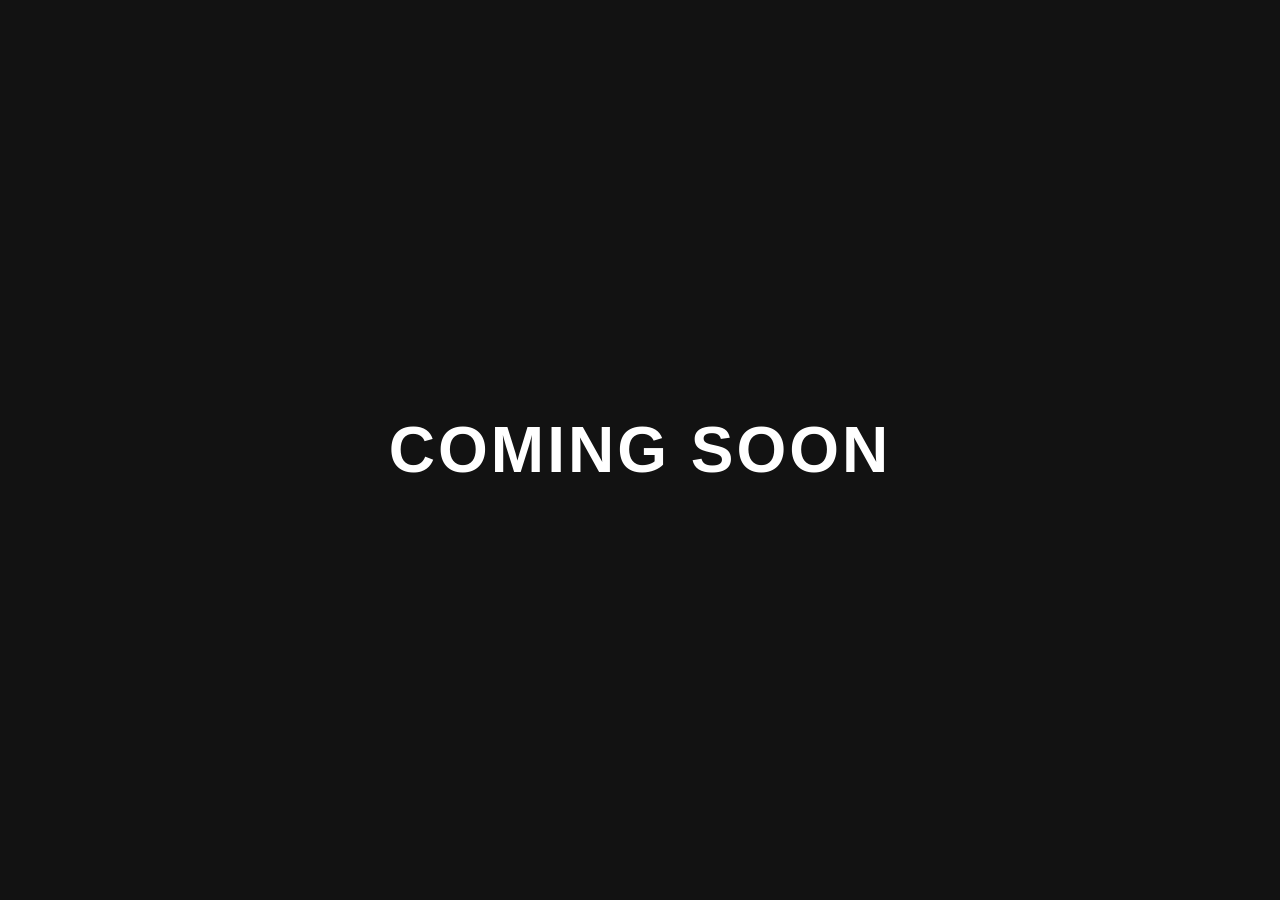
<file: index.html>
<!DOCTYPE html>
<html lang="en">
<head>
    <meta charset="UTF-8">
    <meta name="viewport" content="width=device-width, initial-scale=1.0">
    <title>Coming Soon</title>
    <style>
        body {
            margin: 0;
            padding: 0;
            height: 100vh;
            display: flex;
            justify-content: center;
            align-items: center;
            background-color: #121212;
            font-family: -apple-system, BlinkMacSystemFont, "Segoe UI", Roboto, Helvetica, Arial, sans-serif;
            color: #ffffff;
            overflow: hidden;
        }
        h1 {
            font-size: 4rem;
            font-weight: 800;
            letter-spacing: 3px;
            text-transform: uppercase;
            text-align: center;
            margin: 0;
        }
    </style>
</head>
<body>

    <h1>COMING SOON</h1>

</body>
</html>
</file>
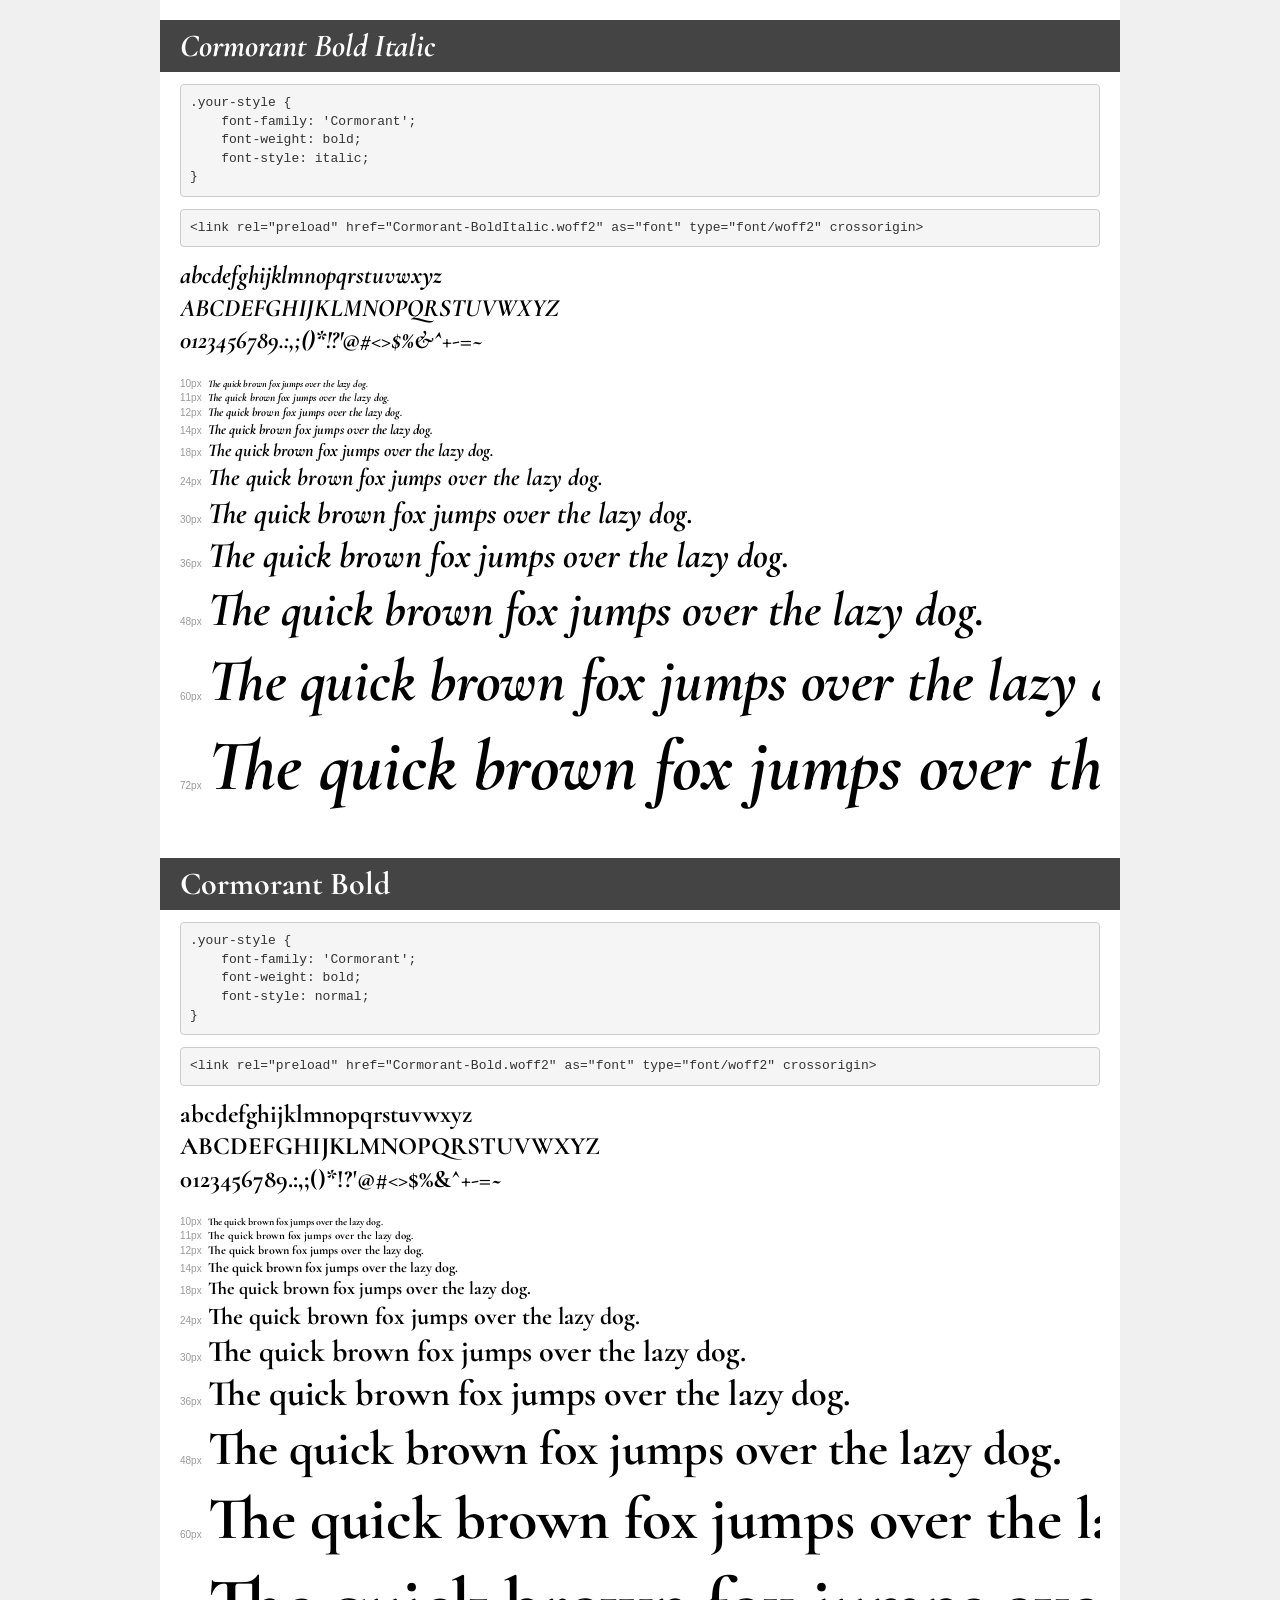
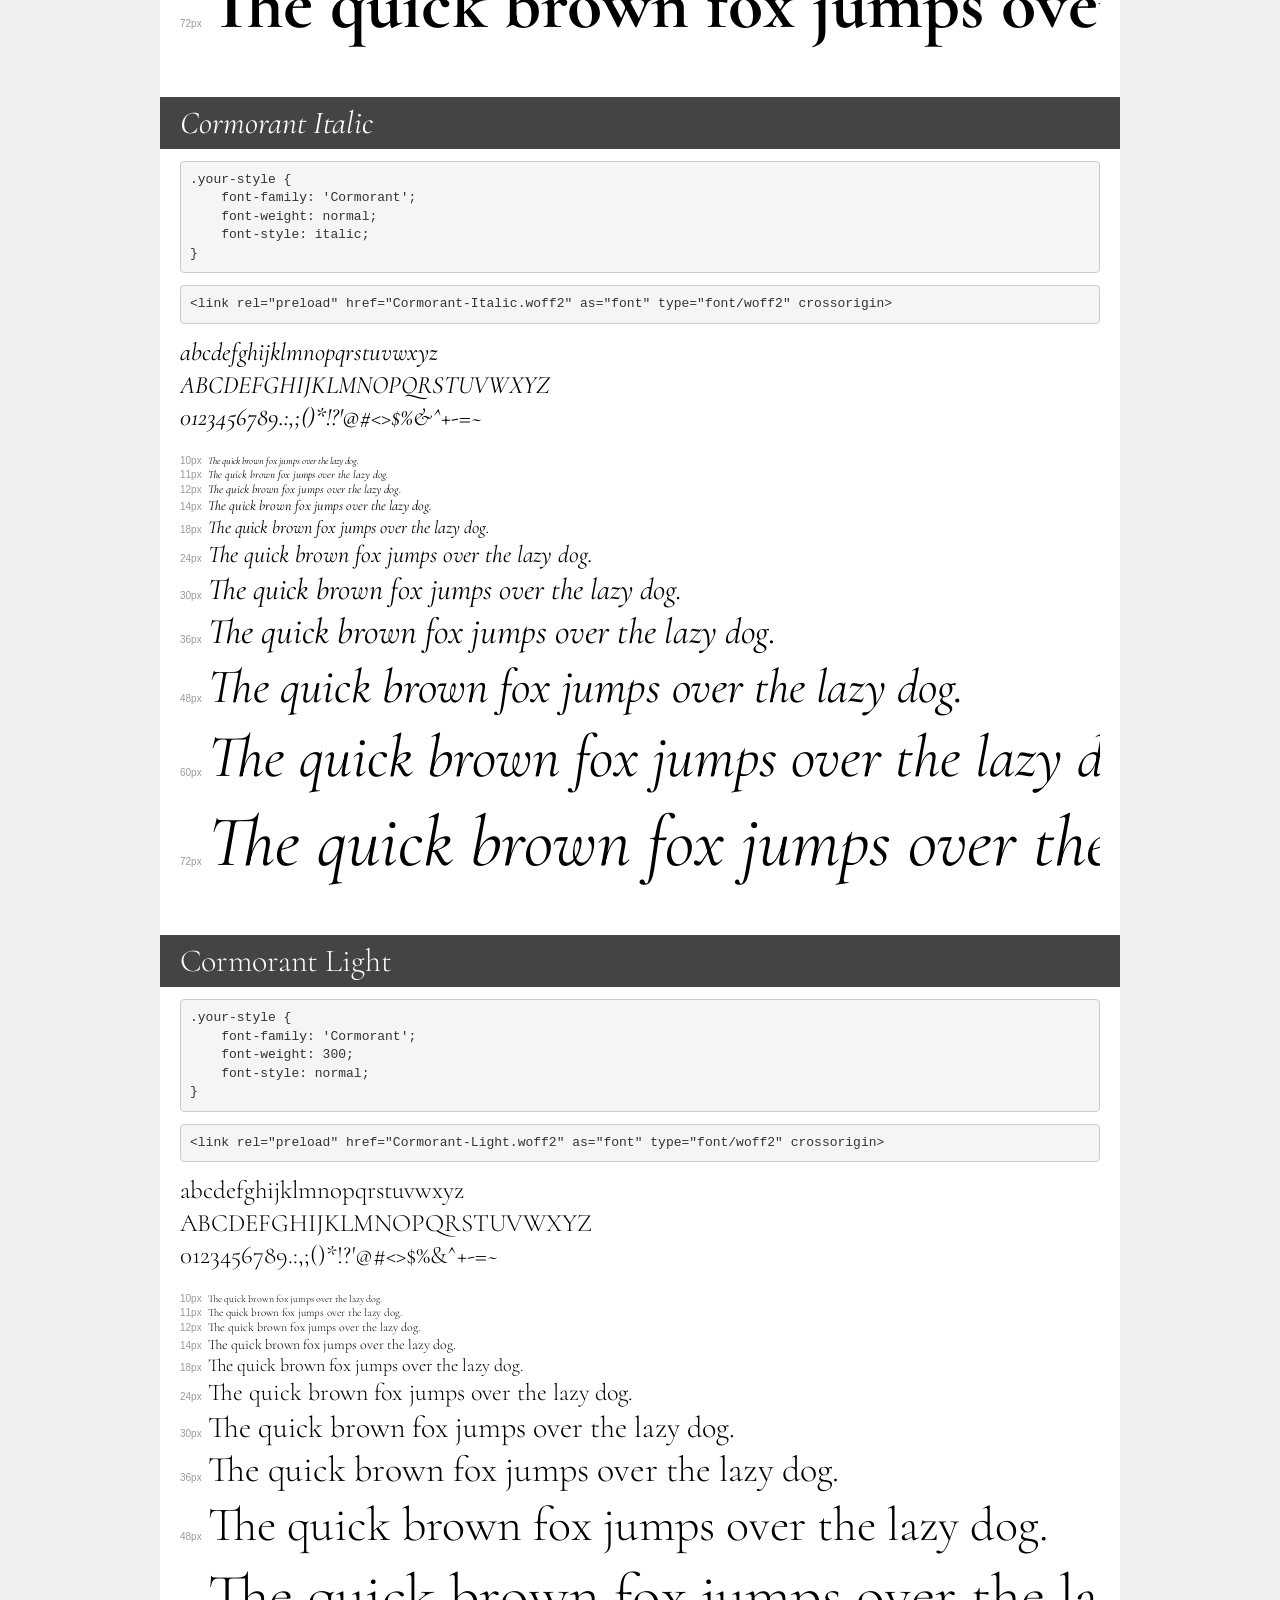
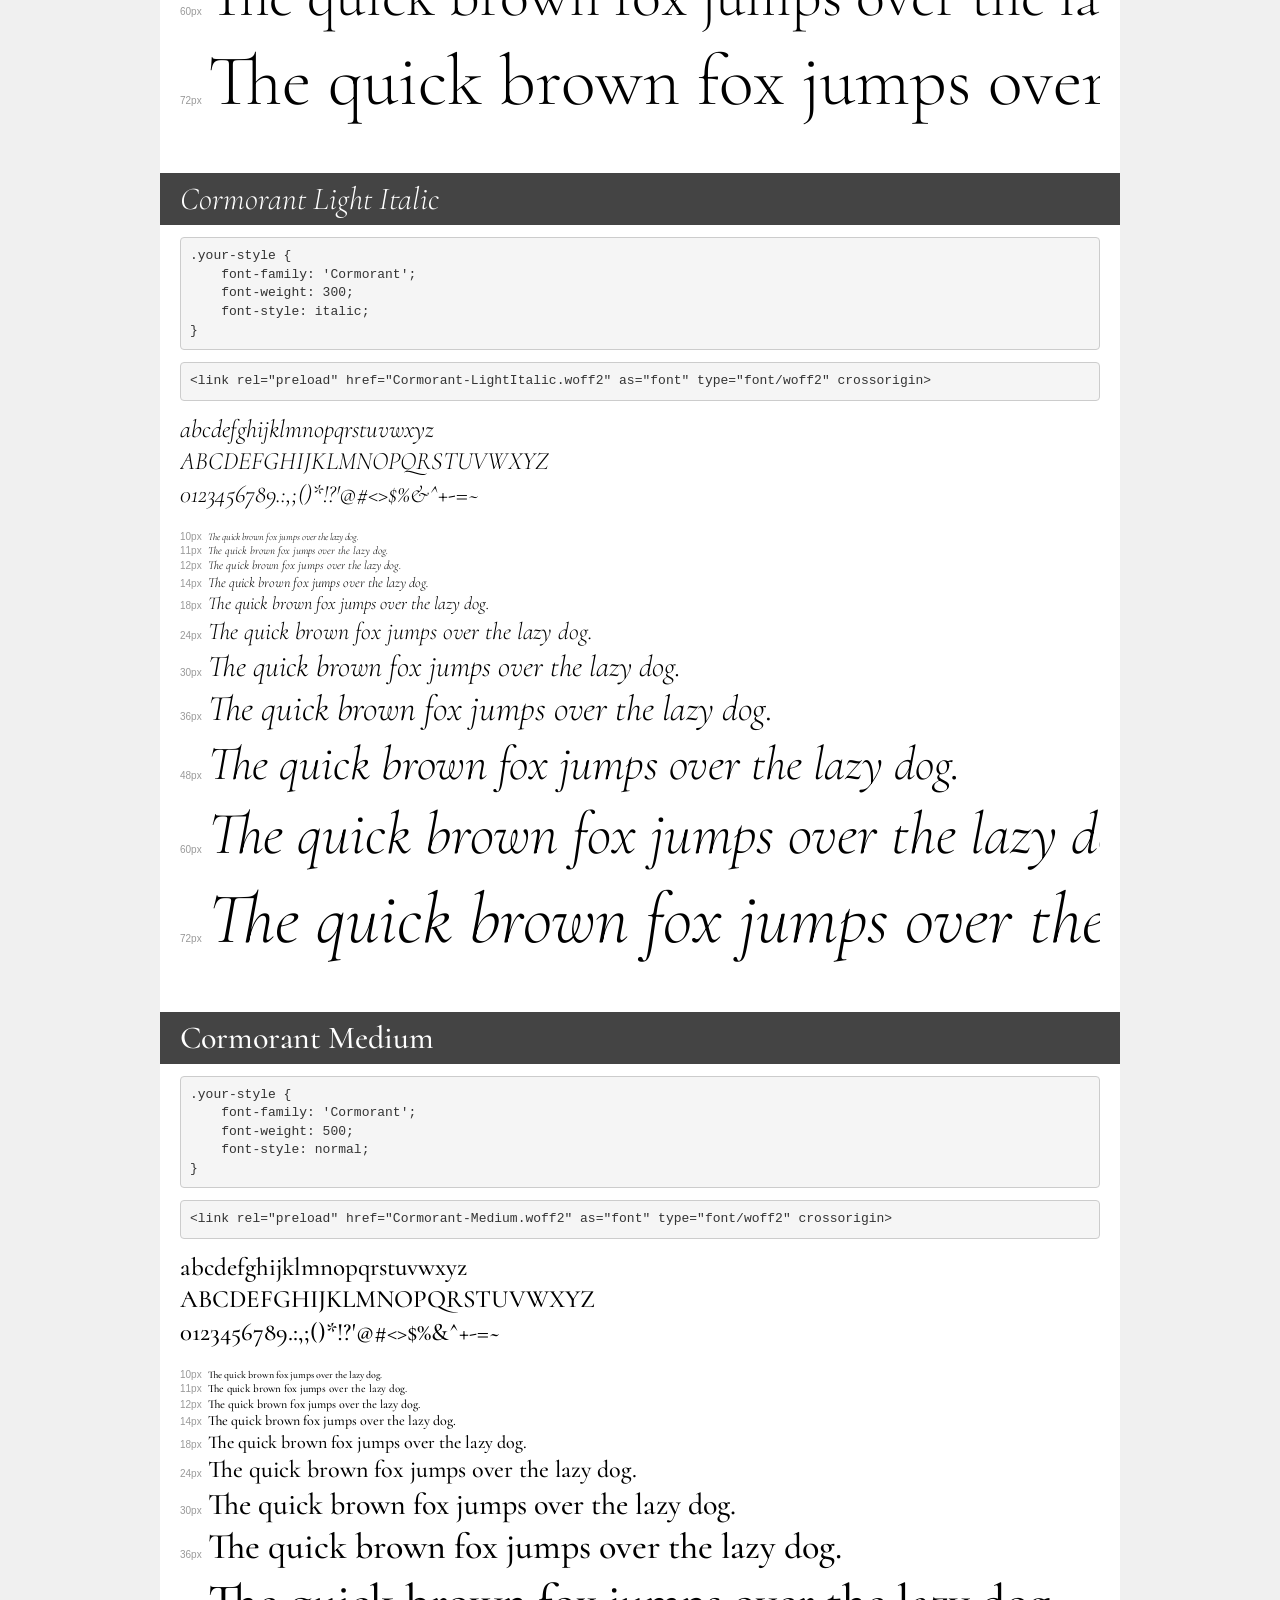
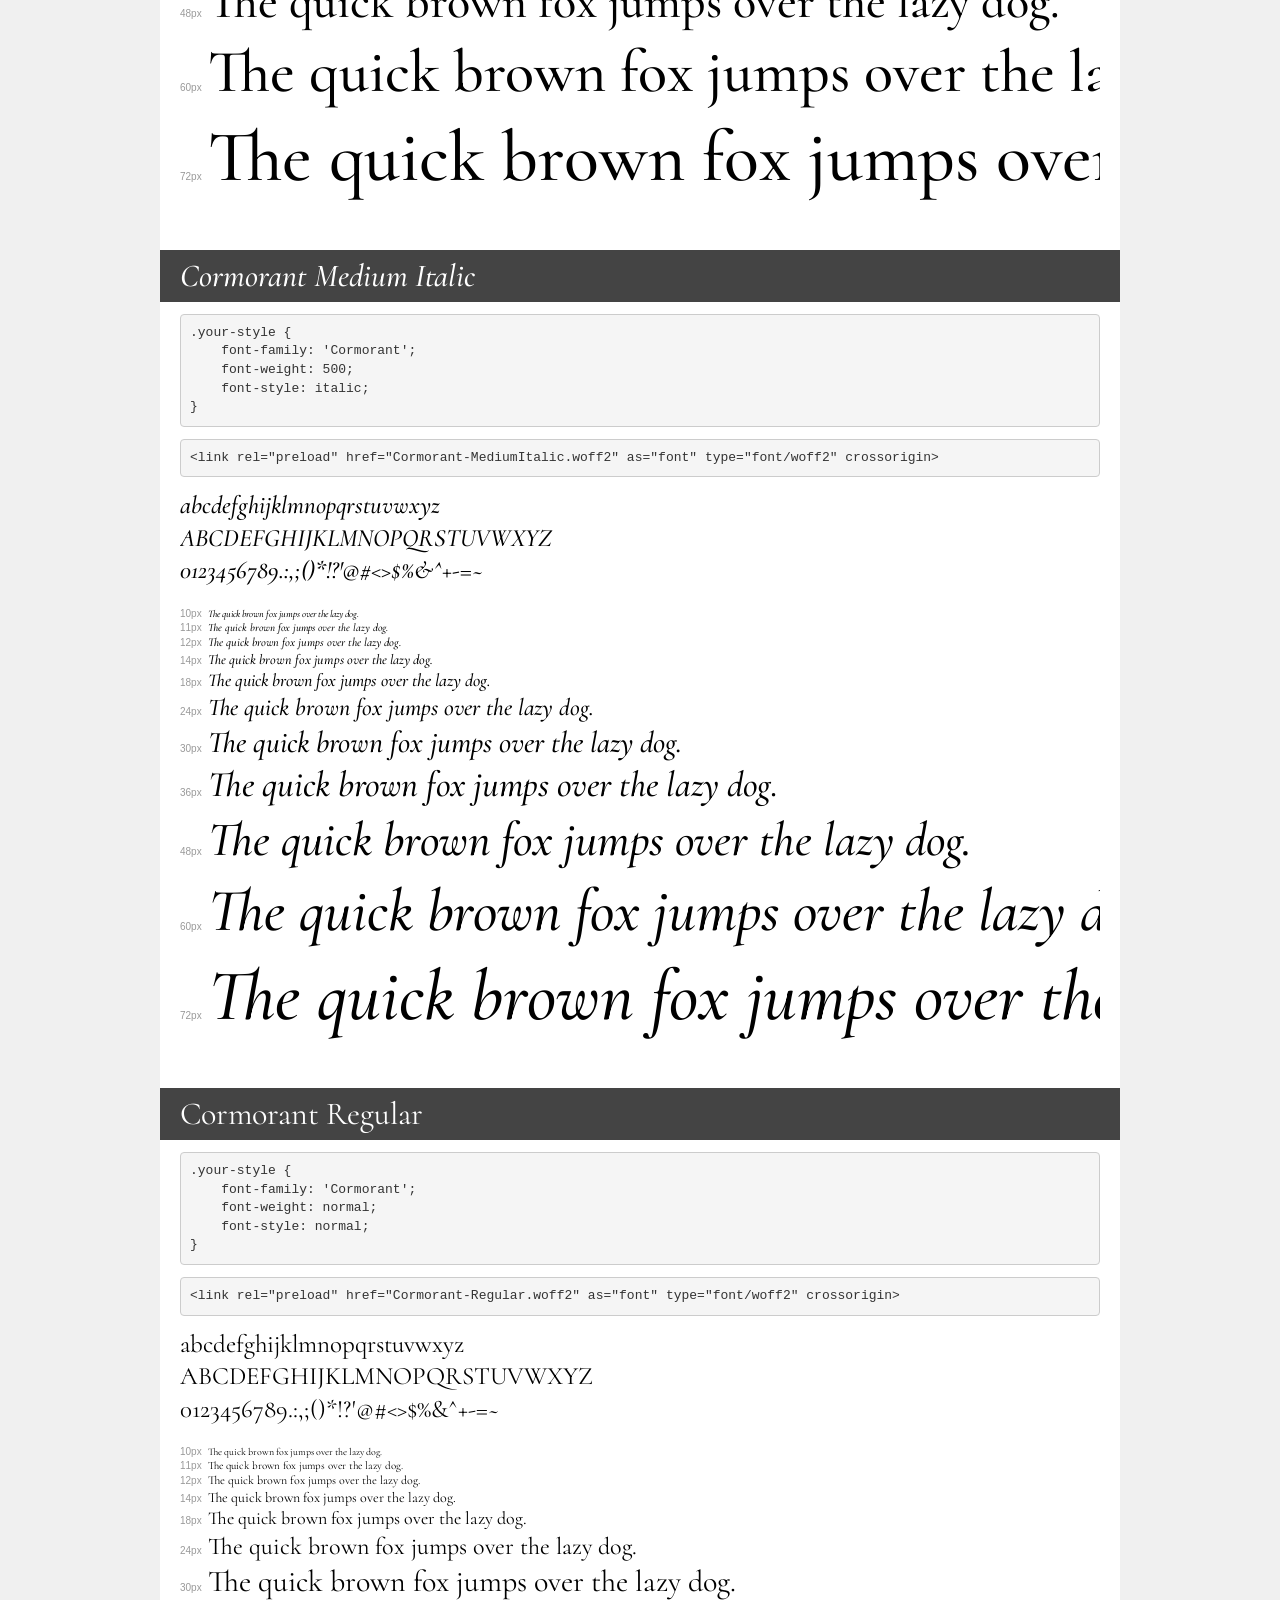
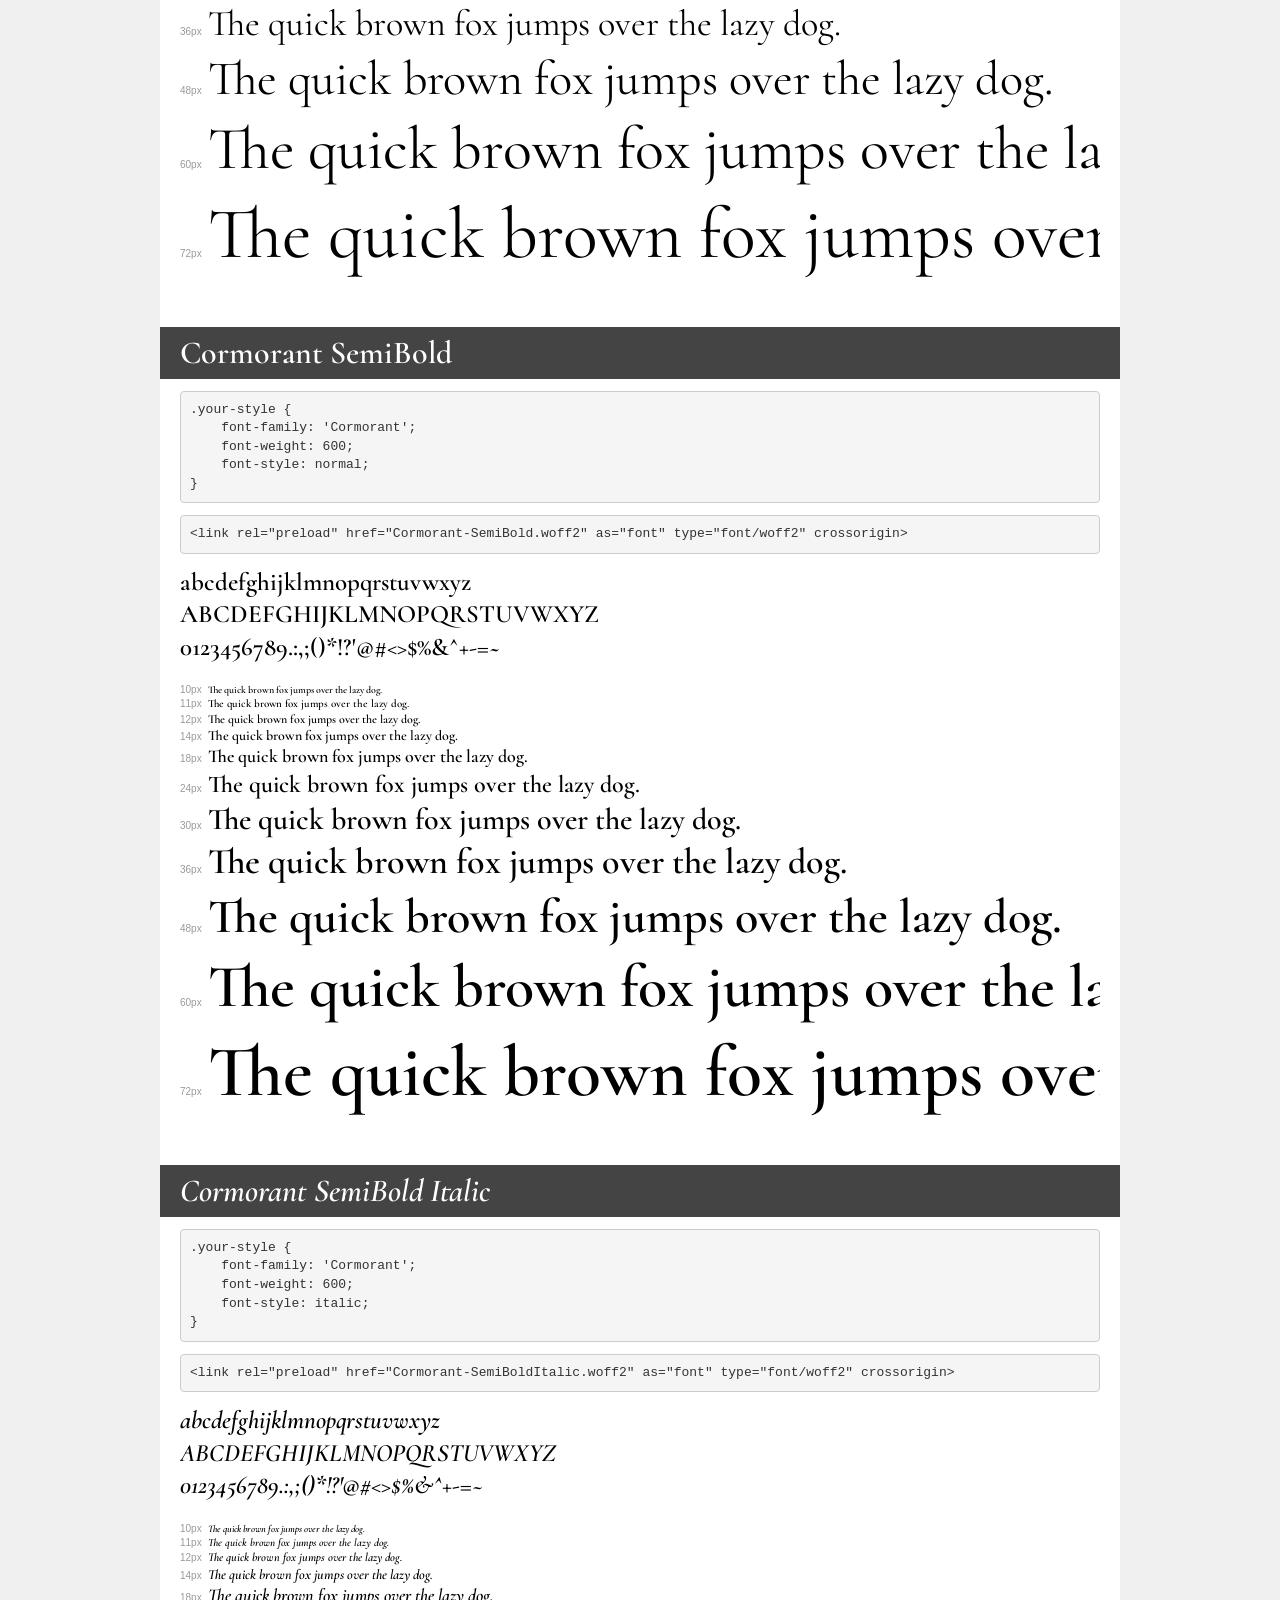
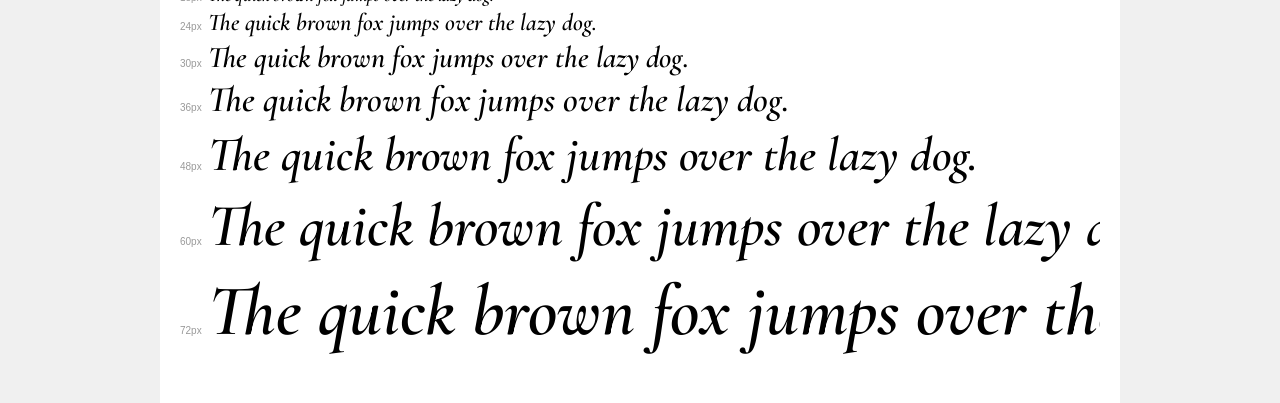
<file: assets/fonts/comorant/demo.html>
<!DOCTYPE html>
<html lang="en">
<head>
    <meta charset="utf-8">
    <meta http-equiv="X-UA-Compatible" content="IE=edge">
    <meta name="viewport" content="width=device-width, initial-scale=1">
    <meta name="robots" content="noindex, noarchive">
    <meta name="format-detection" content="telephone=no">
    <title>Transfonter demo</title>
    <link href="stylesheet.css" rel="stylesheet">
    <style>
        /*
        http://meyerweb.com/eric/tools/css/reset/
        v2.0 | 20110126
        License: none (public domain)
        */
        html, body, div, span, applet, object, iframe,
        h1, h2, h3, h4, h5, h6, p, blockquote, pre,
        a, abbr, acronym, address, big, cite, code,
        del, dfn, em, img, ins, kbd, q, s, samp,
        small, strike, strong, sub, sup, tt, var,
        b, u, i, center,
        dl, dt, dd, ol, ul, li,
        fieldset, form, label, legend,
        table, caption, tbody, tfoot, thead, tr, th, td,
        article, aside, canvas, details, embed,
        figure, figcaption, footer, header, hgroup,
        menu, nav, output, ruby, section, summary,
        time, mark, audio, video {
            margin: 0;
            padding: 0;
            border: 0;
            font-size: 100%;
            font: inherit;
            vertical-align: baseline;
        }
        /* HTML5 display-role reset for older browsers */
        article, aside, details, figcaption, figure,
        footer, header, hgroup, menu, nav, section {
            display: block;
        }
        body {
            line-height: 1;
        }
        ol, ul {
            list-style: none;
        }
        blockquote, q {
            quotes: none;
        }
        blockquote:before, blockquote:after,
        q:before, q:after {
            content: '';
            content: none;
        }
        table {
            border-collapse: collapse;
            border-spacing: 0;
        }
        /* demo styles */
        body {
            background: #f0f0f0;
            color: #000;
        }
        .page {
            background: #fff;
            width: 920px;
            margin: 0 auto;
            padding: 20px 20px 0 20px;
            overflow: hidden;
        }
        .font-container {
            overflow-x: auto;
            overflow-y: hidden;
            margin-bottom: 40px;
            line-height: 1.3;
            white-space: nowrap;
            padding-bottom: 5px;
        }
        h1 {
            position: relative;
            background: #444;
            font-size: 32px;
            color: #fff;
            padding: 10px 20px;
            margin: 0 -20px 12px -20px;
        }
        .letters {
            font-size: 25px;
            margin-bottom: 20px;
        }
        .s10:before {
            content: '10px';
        }
        .s11:before {
            content: '11px';
        }
        .s12:before {
            content: '12px';
        }
        .s14:before {
            content: '14px';
        }
        .s18:before {
            content: '18px';
        }
        .s24:before {
            content: '24px';
        }
        .s30:before {
            content: '30px';
        }
        .s36:before {
            content: '36px';
        }
        .s48:before {
            content: '48px';
        }
        .s60:before {
            content: '60px';
        }
        .s72:before {
            content: '72px';
        }
        .s10:before, .s11:before, .s12:before, .s14:before,
        .s18:before, .s24:before, .s30:before, .s36:before,
        .s48:before, .s60:before, .s72:before {
            font-family: Arial, sans-serif;
            font-size: 10px;
            font-weight: normal;
            font-style: normal;
            color: #999;
            padding-right: 6px;
        }
        pre {
            display: block;
            padding: 9px;
            margin: 0 0 12px;
            font-family: Monaco, Menlo, Consolas, "Courier New", monospace;
            font-size: 13px;
            line-height: 1.428571429;
            color: #333;
            font-weight: normal;
            font-style: normal;
            background-color: #f5f5f5;
            border: 1px solid #ccc;
            overflow-x: auto;
            border-radius: 4px;
        }
        /* responsive */
        @media (max-width: 959px) {
            .page {
                width: auto;
                margin: 0;
            }
        }
    </style>
</head>
<body>
<div class="page">
    <div class="demo">
        <h1 style="font-family: 'Cormorant'; font-weight: bold; font-style: italic;">Cormorant Bold Italic</h1>
        <pre title="Usage">.your-style {
    font-family: 'Cormorant';
    font-weight: bold;
    font-style: italic;
}</pre>
        <pre title="Preload (optional)">
&lt;link rel=&quot;preload&quot; href=&quot;Cormorant-BoldItalic.woff2&quot; as=&quot;font&quot; type=&quot;font/woff2&quot; crossorigin&gt;</pre>
        <div class="font-container" style="font-family: 'Cormorant'; font-weight: bold; font-style: italic;">
            <p class="letters">
                abcdefghijklmnopqrstuvwxyz<br>
ABCDEFGHIJKLMNOPQRSTUVWXYZ<br>
                0123456789.:,;()*!?'@#&lt;&gt;$%&^+-=~
            </p>
            <p class="s10" style="font-size: 10px;">The quick brown fox jumps over the lazy dog.</p>
            <p class="s11" style="font-size: 11px;">The quick brown fox jumps over the lazy dog.</p>
            <p class="s12" style="font-size: 12px;">The quick brown fox jumps over the lazy dog.</p>
            <p class="s14" style="font-size: 14px;">The quick brown fox jumps over the lazy dog.</p>
            <p class="s18" style="font-size: 18px;">The quick brown fox jumps over the lazy dog.</p>
            <p class="s24" style="font-size: 24px;">The quick brown fox jumps over the lazy dog.</p>
            <p class="s30" style="font-size: 30px;">The quick brown fox jumps over the lazy dog.</p>
            <p class="s36" style="font-size: 36px;">The quick brown fox jumps over the lazy dog.</p>
            <p class="s48" style="font-size: 48px;">The quick brown fox jumps over the lazy dog.</p>
            <p class="s60" style="font-size: 60px;">The quick brown fox jumps over the lazy dog.</p>
            <p class="s72" style="font-size: 72px;">The quick brown fox jumps over the lazy dog.</p>
        </div>
    </div>

    <div class="demo">
        <h1 style="font-family: 'Cormorant'; font-weight: bold; font-style: normal;">Cormorant Bold</h1>
        <pre title="Usage">.your-style {
    font-family: 'Cormorant';
    font-weight: bold;
    font-style: normal;
}</pre>
        <pre title="Preload (optional)">
&lt;link rel=&quot;preload&quot; href=&quot;Cormorant-Bold.woff2&quot; as=&quot;font&quot; type=&quot;font/woff2&quot; crossorigin&gt;</pre>
        <div class="font-container" style="font-family: 'Cormorant'; font-weight: bold; font-style: normal;">
            <p class="letters">
                abcdefghijklmnopqrstuvwxyz<br>
ABCDEFGHIJKLMNOPQRSTUVWXYZ<br>
                0123456789.:,;()*!?'@#&lt;&gt;$%&^+-=~
            </p>
            <p class="s10" style="font-size: 10px;">The quick brown fox jumps over the lazy dog.</p>
            <p class="s11" style="font-size: 11px;">The quick brown fox jumps over the lazy dog.</p>
            <p class="s12" style="font-size: 12px;">The quick brown fox jumps over the lazy dog.</p>
            <p class="s14" style="font-size: 14px;">The quick brown fox jumps over the lazy dog.</p>
            <p class="s18" style="font-size: 18px;">The quick brown fox jumps over the lazy dog.</p>
            <p class="s24" style="font-size: 24px;">The quick brown fox jumps over the lazy dog.</p>
            <p class="s30" style="font-size: 30px;">The quick brown fox jumps over the lazy dog.</p>
            <p class="s36" style="font-size: 36px;">The quick brown fox jumps over the lazy dog.</p>
            <p class="s48" style="font-size: 48px;">The quick brown fox jumps over the lazy dog.</p>
            <p class="s60" style="font-size: 60px;">The quick brown fox jumps over the lazy dog.</p>
            <p class="s72" style="font-size: 72px;">The quick brown fox jumps over the lazy dog.</p>
        </div>
    </div>

    <div class="demo">
        <h1 style="font-family: 'Cormorant'; font-weight: normal; font-style: italic;">Cormorant Italic</h1>
        <pre title="Usage">.your-style {
    font-family: 'Cormorant';
    font-weight: normal;
    font-style: italic;
}</pre>
        <pre title="Preload (optional)">
&lt;link rel=&quot;preload&quot; href=&quot;Cormorant-Italic.woff2&quot; as=&quot;font&quot; type=&quot;font/woff2&quot; crossorigin&gt;</pre>
        <div class="font-container" style="font-family: 'Cormorant'; font-weight: normal; font-style: italic;">
            <p class="letters">
                abcdefghijklmnopqrstuvwxyz<br>
ABCDEFGHIJKLMNOPQRSTUVWXYZ<br>
                0123456789.:,;()*!?'@#&lt;&gt;$%&^+-=~
            </p>
            <p class="s10" style="font-size: 10px;">The quick brown fox jumps over the lazy dog.</p>
            <p class="s11" style="font-size: 11px;">The quick brown fox jumps over the lazy dog.</p>
            <p class="s12" style="font-size: 12px;">The quick brown fox jumps over the lazy dog.</p>
            <p class="s14" style="font-size: 14px;">The quick brown fox jumps over the lazy dog.</p>
            <p class="s18" style="font-size: 18px;">The quick brown fox jumps over the lazy dog.</p>
            <p class="s24" style="font-size: 24px;">The quick brown fox jumps over the lazy dog.</p>
            <p class="s30" style="font-size: 30px;">The quick brown fox jumps over the lazy dog.</p>
            <p class="s36" style="font-size: 36px;">The quick brown fox jumps over the lazy dog.</p>
            <p class="s48" style="font-size: 48px;">The quick brown fox jumps over the lazy dog.</p>
            <p class="s60" style="font-size: 60px;">The quick brown fox jumps over the lazy dog.</p>
            <p class="s72" style="font-size: 72px;">The quick brown fox jumps over the lazy dog.</p>
        </div>
    </div>

    <div class="demo">
        <h1 style="font-family: 'Cormorant'; font-weight: 300; font-style: normal;">Cormorant Light</h1>
        <pre title="Usage">.your-style {
    font-family: 'Cormorant';
    font-weight: 300;
    font-style: normal;
}</pre>
        <pre title="Preload (optional)">
&lt;link rel=&quot;preload&quot; href=&quot;Cormorant-Light.woff2&quot; as=&quot;font&quot; type=&quot;font/woff2&quot; crossorigin&gt;</pre>
        <div class="font-container" style="font-family: 'Cormorant'; font-weight: 300; font-style: normal;">
            <p class="letters">
                abcdefghijklmnopqrstuvwxyz<br>
ABCDEFGHIJKLMNOPQRSTUVWXYZ<br>
                0123456789.:,;()*!?'@#&lt;&gt;$%&^+-=~
            </p>
            <p class="s10" style="font-size: 10px;">The quick brown fox jumps over the lazy dog.</p>
            <p class="s11" style="font-size: 11px;">The quick brown fox jumps over the lazy dog.</p>
            <p class="s12" style="font-size: 12px;">The quick brown fox jumps over the lazy dog.</p>
            <p class="s14" style="font-size: 14px;">The quick brown fox jumps over the lazy dog.</p>
            <p class="s18" style="font-size: 18px;">The quick brown fox jumps over the lazy dog.</p>
            <p class="s24" style="font-size: 24px;">The quick brown fox jumps over the lazy dog.</p>
            <p class="s30" style="font-size: 30px;">The quick brown fox jumps over the lazy dog.</p>
            <p class="s36" style="font-size: 36px;">The quick brown fox jumps over the lazy dog.</p>
            <p class="s48" style="font-size: 48px;">The quick brown fox jumps over the lazy dog.</p>
            <p class="s60" style="font-size: 60px;">The quick brown fox jumps over the lazy dog.</p>
            <p class="s72" style="font-size: 72px;">The quick brown fox jumps over the lazy dog.</p>
        </div>
    </div>

    <div class="demo">
        <h1 style="font-family: 'Cormorant'; font-weight: 300; font-style: italic;">Cormorant Light Italic</h1>
        <pre title="Usage">.your-style {
    font-family: 'Cormorant';
    font-weight: 300;
    font-style: italic;
}</pre>
        <pre title="Preload (optional)">
&lt;link rel=&quot;preload&quot; href=&quot;Cormorant-LightItalic.woff2&quot; as=&quot;font&quot; type=&quot;font/woff2&quot; crossorigin&gt;</pre>
        <div class="font-container" style="font-family: 'Cormorant'; font-weight: 300; font-style: italic;">
            <p class="letters">
                abcdefghijklmnopqrstuvwxyz<br>
ABCDEFGHIJKLMNOPQRSTUVWXYZ<br>
                0123456789.:,;()*!?'@#&lt;&gt;$%&^+-=~
            </p>
            <p class="s10" style="font-size: 10px;">The quick brown fox jumps over the lazy dog.</p>
            <p class="s11" style="font-size: 11px;">The quick brown fox jumps over the lazy dog.</p>
            <p class="s12" style="font-size: 12px;">The quick brown fox jumps over the lazy dog.</p>
            <p class="s14" style="font-size: 14px;">The quick brown fox jumps over the lazy dog.</p>
            <p class="s18" style="font-size: 18px;">The quick brown fox jumps over the lazy dog.</p>
            <p class="s24" style="font-size: 24px;">The quick brown fox jumps over the lazy dog.</p>
            <p class="s30" style="font-size: 30px;">The quick brown fox jumps over the lazy dog.</p>
            <p class="s36" style="font-size: 36px;">The quick brown fox jumps over the lazy dog.</p>
            <p class="s48" style="font-size: 48px;">The quick brown fox jumps over the lazy dog.</p>
            <p class="s60" style="font-size: 60px;">The quick brown fox jumps over the lazy dog.</p>
            <p class="s72" style="font-size: 72px;">The quick brown fox jumps over the lazy dog.</p>
        </div>
    </div>

    <div class="demo">
        <h1 style="font-family: 'Cormorant'; font-weight: 500; font-style: normal;">Cormorant Medium</h1>
        <pre title="Usage">.your-style {
    font-family: 'Cormorant';
    font-weight: 500;
    font-style: normal;
}</pre>
        <pre title="Preload (optional)">
&lt;link rel=&quot;preload&quot; href=&quot;Cormorant-Medium.woff2&quot; as=&quot;font&quot; type=&quot;font/woff2&quot; crossorigin&gt;</pre>
        <div class="font-container" style="font-family: 'Cormorant'; font-weight: 500; font-style: normal;">
            <p class="letters">
                abcdefghijklmnopqrstuvwxyz<br>
ABCDEFGHIJKLMNOPQRSTUVWXYZ<br>
                0123456789.:,;()*!?'@#&lt;&gt;$%&^+-=~
            </p>
            <p class="s10" style="font-size: 10px;">The quick brown fox jumps over the lazy dog.</p>
            <p class="s11" style="font-size: 11px;">The quick brown fox jumps over the lazy dog.</p>
            <p class="s12" style="font-size: 12px;">The quick brown fox jumps over the lazy dog.</p>
            <p class="s14" style="font-size: 14px;">The quick brown fox jumps over the lazy dog.</p>
            <p class="s18" style="font-size: 18px;">The quick brown fox jumps over the lazy dog.</p>
            <p class="s24" style="font-size: 24px;">The quick brown fox jumps over the lazy dog.</p>
            <p class="s30" style="font-size: 30px;">The quick brown fox jumps over the lazy dog.</p>
            <p class="s36" style="font-size: 36px;">The quick brown fox jumps over the lazy dog.</p>
            <p class="s48" style="font-size: 48px;">The quick brown fox jumps over the lazy dog.</p>
            <p class="s60" style="font-size: 60px;">The quick brown fox jumps over the lazy dog.</p>
            <p class="s72" style="font-size: 72px;">The quick brown fox jumps over the lazy dog.</p>
        </div>
    </div>

    <div class="demo">
        <h1 style="font-family: 'Cormorant'; font-weight: 500; font-style: italic;">Cormorant Medium Italic</h1>
        <pre title="Usage">.your-style {
    font-family: 'Cormorant';
    font-weight: 500;
    font-style: italic;
}</pre>
        <pre title="Preload (optional)">
&lt;link rel=&quot;preload&quot; href=&quot;Cormorant-MediumItalic.woff2&quot; as=&quot;font&quot; type=&quot;font/woff2&quot; crossorigin&gt;</pre>
        <div class="font-container" style="font-family: 'Cormorant'; font-weight: 500; font-style: italic;">
            <p class="letters">
                abcdefghijklmnopqrstuvwxyz<br>
ABCDEFGHIJKLMNOPQRSTUVWXYZ<br>
                0123456789.:,;()*!?'@#&lt;&gt;$%&^+-=~
            </p>
            <p class="s10" style="font-size: 10px;">The quick brown fox jumps over the lazy dog.</p>
            <p class="s11" style="font-size: 11px;">The quick brown fox jumps over the lazy dog.</p>
            <p class="s12" style="font-size: 12px;">The quick brown fox jumps over the lazy dog.</p>
            <p class="s14" style="font-size: 14px;">The quick brown fox jumps over the lazy dog.</p>
            <p class="s18" style="font-size: 18px;">The quick brown fox jumps over the lazy dog.</p>
            <p class="s24" style="font-size: 24px;">The quick brown fox jumps over the lazy dog.</p>
            <p class="s30" style="font-size: 30px;">The quick brown fox jumps over the lazy dog.</p>
            <p class="s36" style="font-size: 36px;">The quick brown fox jumps over the lazy dog.</p>
            <p class="s48" style="font-size: 48px;">The quick brown fox jumps over the lazy dog.</p>
            <p class="s60" style="font-size: 60px;">The quick brown fox jumps over the lazy dog.</p>
            <p class="s72" style="font-size: 72px;">The quick brown fox jumps over the lazy dog.</p>
        </div>
    </div>

    <div class="demo">
        <h1 style="font-family: 'Cormorant'; font-weight: normal; font-style: normal;">Cormorant Regular</h1>
        <pre title="Usage">.your-style {
    font-family: 'Cormorant';
    font-weight: normal;
    font-style: normal;
}</pre>
        <pre title="Preload (optional)">
&lt;link rel=&quot;preload&quot; href=&quot;Cormorant-Regular.woff2&quot; as=&quot;font&quot; type=&quot;font/woff2&quot; crossorigin&gt;</pre>
        <div class="font-container" style="font-family: 'Cormorant'; font-weight: normal; font-style: normal;">
            <p class="letters">
                abcdefghijklmnopqrstuvwxyz<br>
ABCDEFGHIJKLMNOPQRSTUVWXYZ<br>
                0123456789.:,;()*!?'@#&lt;&gt;$%&^+-=~
            </p>
            <p class="s10" style="font-size: 10px;">The quick brown fox jumps over the lazy dog.</p>
            <p class="s11" style="font-size: 11px;">The quick brown fox jumps over the lazy dog.</p>
            <p class="s12" style="font-size: 12px;">The quick brown fox jumps over the lazy dog.</p>
            <p class="s14" style="font-size: 14px;">The quick brown fox jumps over the lazy dog.</p>
            <p class="s18" style="font-size: 18px;">The quick brown fox jumps over the lazy dog.</p>
            <p class="s24" style="font-size: 24px;">The quick brown fox jumps over the lazy dog.</p>
            <p class="s30" style="font-size: 30px;">The quick brown fox jumps over the lazy dog.</p>
            <p class="s36" style="font-size: 36px;">The quick brown fox jumps over the lazy dog.</p>
            <p class="s48" style="font-size: 48px;">The quick brown fox jumps over the lazy dog.</p>
            <p class="s60" style="font-size: 60px;">The quick brown fox jumps over the lazy dog.</p>
            <p class="s72" style="font-size: 72px;">The quick brown fox jumps over the lazy dog.</p>
        </div>
    </div>

    <div class="demo">
        <h1 style="font-family: 'Cormorant'; font-weight: 600; font-style: normal;">Cormorant SemiBold</h1>
        <pre title="Usage">.your-style {
    font-family: 'Cormorant';
    font-weight: 600;
    font-style: normal;
}</pre>
        <pre title="Preload (optional)">
&lt;link rel=&quot;preload&quot; href=&quot;Cormorant-SemiBold.woff2&quot; as=&quot;font&quot; type=&quot;font/woff2&quot; crossorigin&gt;</pre>
        <div class="font-container" style="font-family: 'Cormorant'; font-weight: 600; font-style: normal;">
            <p class="letters">
                abcdefghijklmnopqrstuvwxyz<br>
ABCDEFGHIJKLMNOPQRSTUVWXYZ<br>
                0123456789.:,;()*!?'@#&lt;&gt;$%&^+-=~
            </p>
            <p class="s10" style="font-size: 10px;">The quick brown fox jumps over the lazy dog.</p>
            <p class="s11" style="font-size: 11px;">The quick brown fox jumps over the lazy dog.</p>
            <p class="s12" style="font-size: 12px;">The quick brown fox jumps over the lazy dog.</p>
            <p class="s14" style="font-size: 14px;">The quick brown fox jumps over the lazy dog.</p>
            <p class="s18" style="font-size: 18px;">The quick brown fox jumps over the lazy dog.</p>
            <p class="s24" style="font-size: 24px;">The quick brown fox jumps over the lazy dog.</p>
            <p class="s30" style="font-size: 30px;">The quick brown fox jumps over the lazy dog.</p>
            <p class="s36" style="font-size: 36px;">The quick brown fox jumps over the lazy dog.</p>
            <p class="s48" style="font-size: 48px;">The quick brown fox jumps over the lazy dog.</p>
            <p class="s60" style="font-size: 60px;">The quick brown fox jumps over the lazy dog.</p>
            <p class="s72" style="font-size: 72px;">The quick brown fox jumps over the lazy dog.</p>
        </div>
    </div>

    <div class="demo">
        <h1 style="font-family: 'Cormorant'; font-weight: 600; font-style: italic;">Cormorant SemiBold Italic</h1>
        <pre title="Usage">.your-style {
    font-family: 'Cormorant';
    font-weight: 600;
    font-style: italic;
}</pre>
        <pre title="Preload (optional)">
&lt;link rel=&quot;preload&quot; href=&quot;Cormorant-SemiBoldItalic.woff2&quot; as=&quot;font&quot; type=&quot;font/woff2&quot; crossorigin&gt;</pre>
        <div class="font-container" style="font-family: 'Cormorant'; font-weight: 600; font-style: italic;">
            <p class="letters">
                abcdefghijklmnopqrstuvwxyz<br>
ABCDEFGHIJKLMNOPQRSTUVWXYZ<br>
                0123456789.:,;()*!?'@#&lt;&gt;$%&^+-=~
            </p>
            <p class="s10" style="font-size: 10px;">The quick brown fox jumps over the lazy dog.</p>
            <p class="s11" style="font-size: 11px;">The quick brown fox jumps over the lazy dog.</p>
            <p class="s12" style="font-size: 12px;">The quick brown fox jumps over the lazy dog.</p>
            <p class="s14" style="font-size: 14px;">The quick brown fox jumps over the lazy dog.</p>
            <p class="s18" style="font-size: 18px;">The quick brown fox jumps over the lazy dog.</p>
            <p class="s24" style="font-size: 24px;">The quick brown fox jumps over the lazy dog.</p>
            <p class="s30" style="font-size: 30px;">The quick brown fox jumps over the lazy dog.</p>
            <p class="s36" style="font-size: 36px;">The quick brown fox jumps over the lazy dog.</p>
            <p class="s48" style="font-size: 48px;">The quick brown fox jumps over the lazy dog.</p>
            <p class="s60" style="font-size: 60px;">The quick brown fox jumps over the lazy dog.</p>
            <p class="s72" style="font-size: 72px;">The quick brown fox jumps over the lazy dog.</p>
        </div>
    </div>

</div>
</body>
</html>
</file>
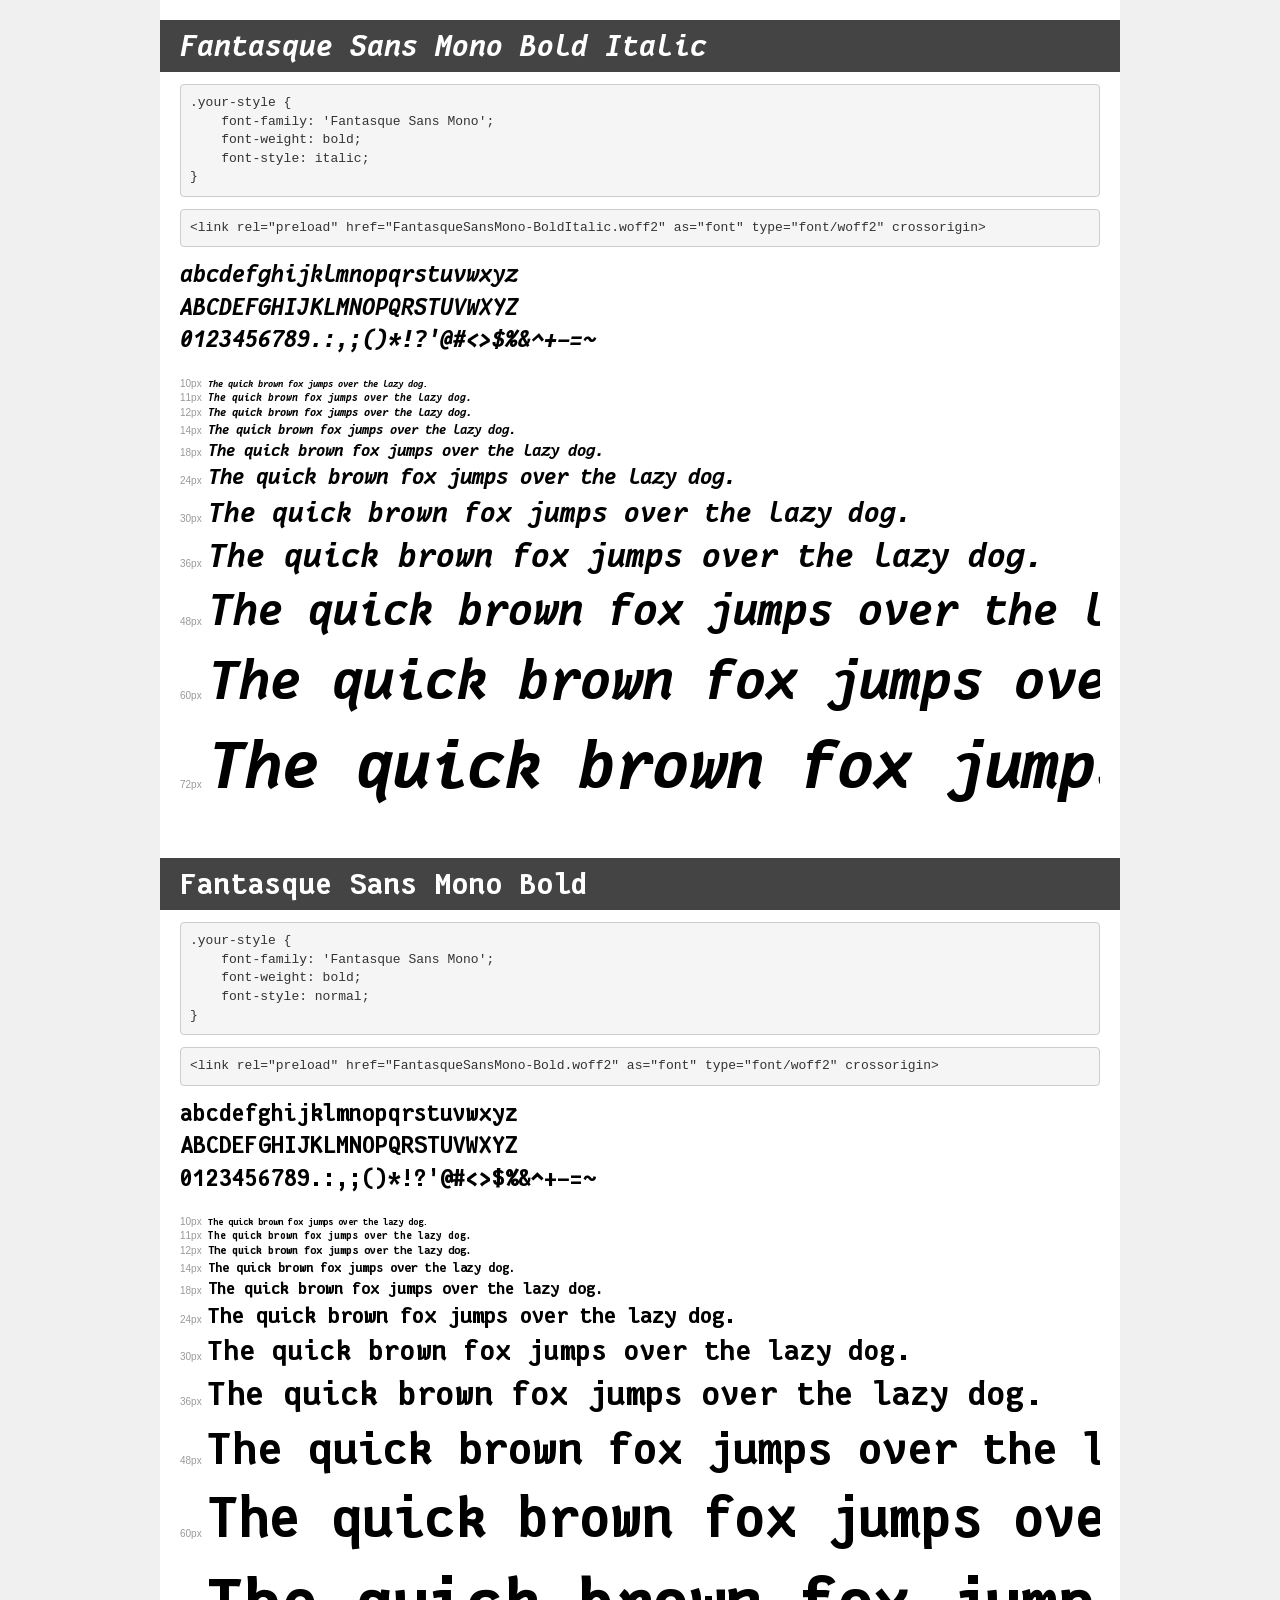
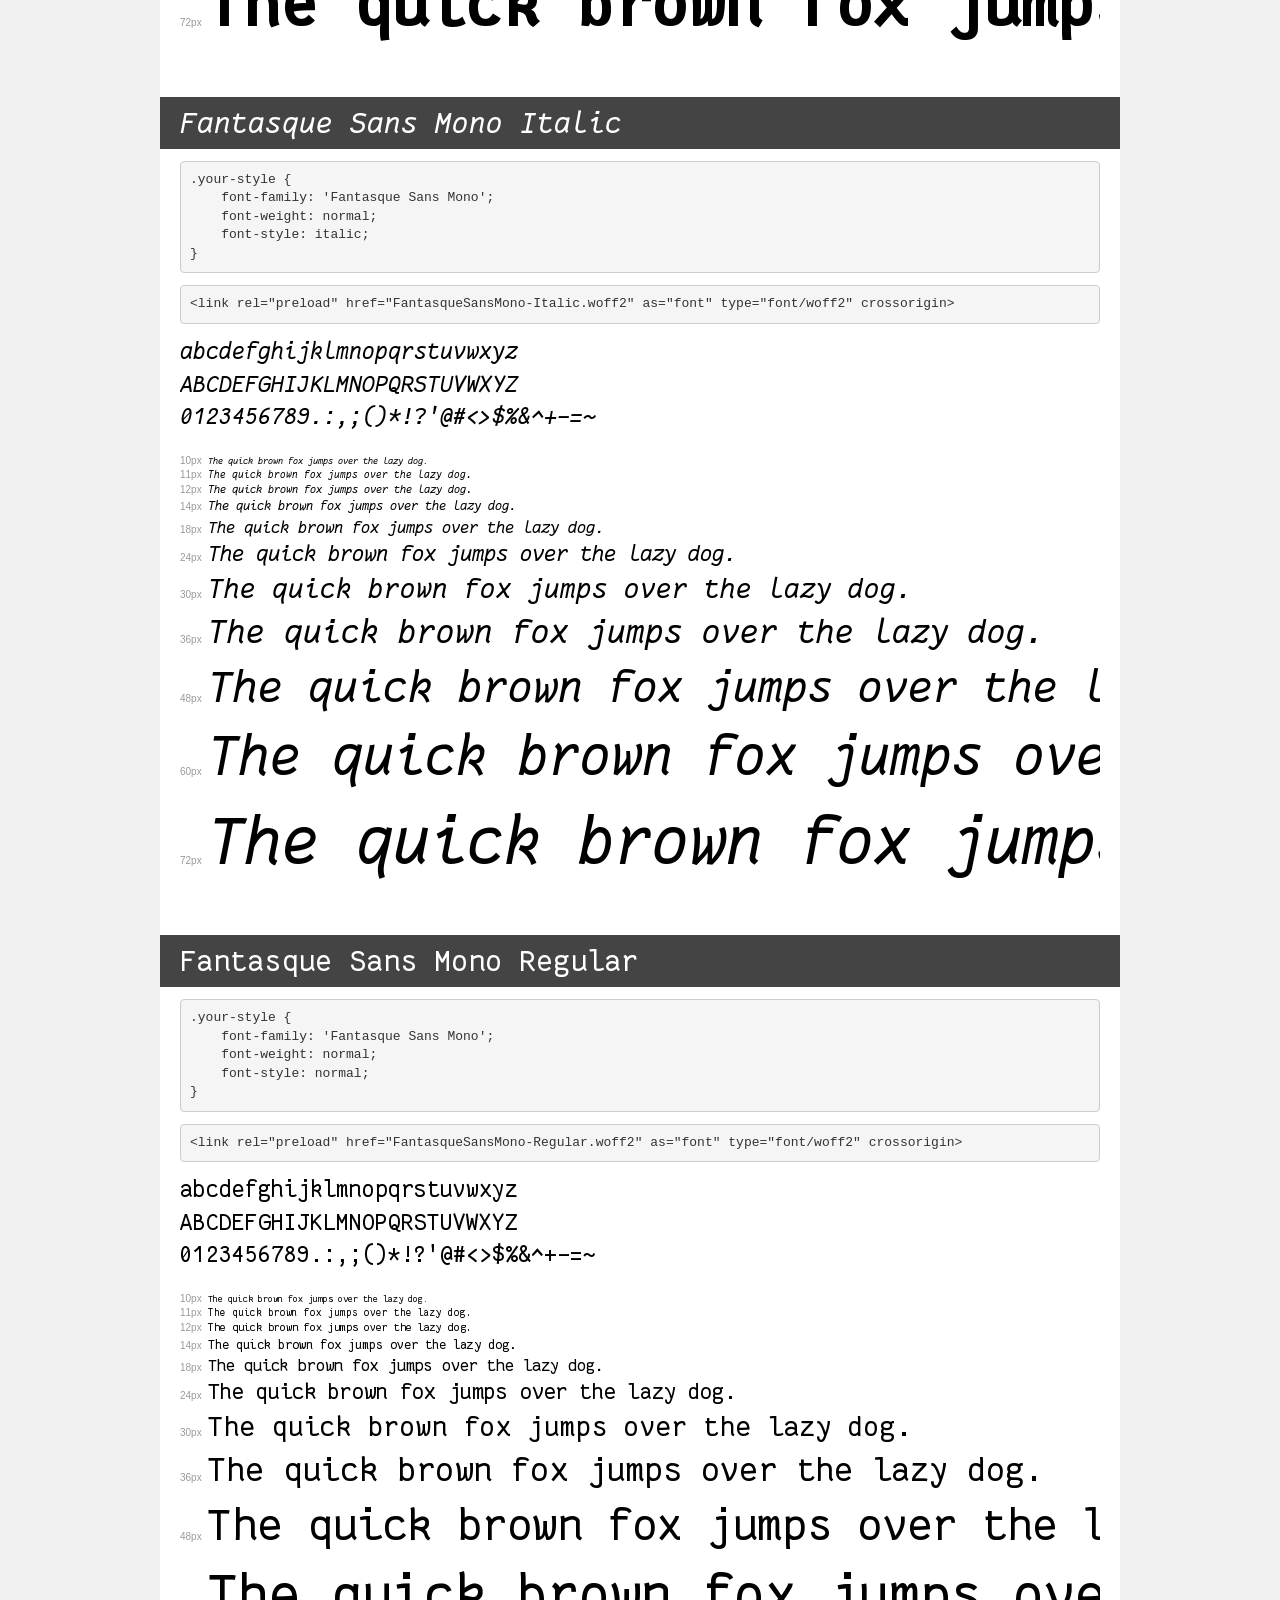
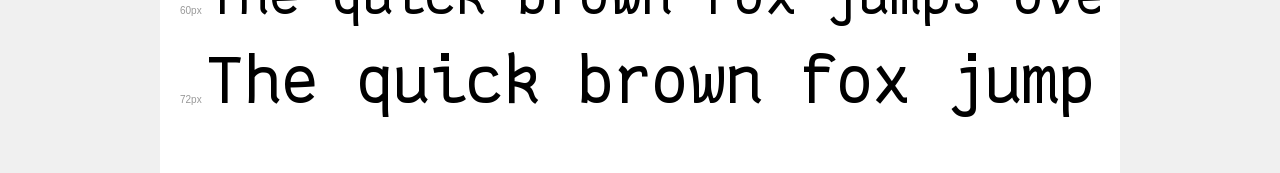
<file: assets/fonts/fantasque/demo.html>
<!DOCTYPE html>
<html lang="en">
<head>
    <meta charset="utf-8">
    <meta http-equiv="X-UA-Compatible" content="IE=edge">
    <meta name="viewport" content="width=device-width, initial-scale=1">
    <meta name="robots" content="noindex, noarchive">
    <meta name="format-detection" content="telephone=no">
    <title>Transfonter demo</title>
    <link href="stylesheet.css" rel="stylesheet">
    <style>
        /*
        http://meyerweb.com/eric/tools/css/reset/
        v2.0 | 20110126
        License: none (public domain)
        */
        html, body, div, span, applet, object, iframe,
        h1, h2, h3, h4, h5, h6, p, blockquote, pre,
        a, abbr, acronym, address, big, cite, code,
        del, dfn, em, img, ins, kbd, q, s, samp,
        small, strike, strong, sub, sup, tt, var,
        b, u, i, center,
        dl, dt, dd, ol, ul, li,
        fieldset, form, label, legend,
        table, caption, tbody, tfoot, thead, tr, th, td,
        article, aside, canvas, details, embed,
        figure, figcaption, footer, header, hgroup,
        menu, nav, output, ruby, section, summary,
        time, mark, audio, video {
            margin: 0;
            padding: 0;
            border: 0;
            font-size: 100%;
            font: inherit;
            vertical-align: baseline;
        }
        /* HTML5 display-role reset for older browsers */
        article, aside, details, figcaption, figure,
        footer, header, hgroup, menu, nav, section {
            display: block;
        }
        body {
            line-height: 1;
        }
        ol, ul {
            list-style: none;
        }
        blockquote, q {
            quotes: none;
        }
        blockquote:before, blockquote:after,
        q:before, q:after {
            content: '';
            content: none;
        }
        table {
            border-collapse: collapse;
            border-spacing: 0;
        }
        /* demo styles */
        body {
            background: #f0f0f0;
            color: #000;
        }
        .page {
            background: #fff;
            width: 920px;
            margin: 0 auto;
            padding: 20px 20px 0 20px;
            overflow: hidden;
        }
        .font-container {
            overflow-x: auto;
            overflow-y: hidden;
            margin-bottom: 40px;
            line-height: 1.3;
            white-space: nowrap;
            padding-bottom: 5px;
        }
        h1 {
            position: relative;
            background: #444;
            font-size: 32px;
            color: #fff;
            padding: 10px 20px;
            margin: 0 -20px 12px -20px;
        }
        .letters {
            font-size: 25px;
            margin-bottom: 20px;
        }
        .s10:before {
            content: '10px';
        }
        .s11:before {
            content: '11px';
        }
        .s12:before {
            content: '12px';
        }
        .s14:before {
            content: '14px';
        }
        .s18:before {
            content: '18px';
        }
        .s24:before {
            content: '24px';
        }
        .s30:before {
            content: '30px';
        }
        .s36:before {
            content: '36px';
        }
        .s48:before {
            content: '48px';
        }
        .s60:before {
            content: '60px';
        }
        .s72:before {
            content: '72px';
        }
        .s10:before, .s11:before, .s12:before, .s14:before,
        .s18:before, .s24:before, .s30:before, .s36:before,
        .s48:before, .s60:before, .s72:before {
            font-family: Arial, sans-serif;
            font-size: 10px;
            font-weight: normal;
            font-style: normal;
            color: #999;
            padding-right: 6px;
        }
        pre {
            display: block;
            padding: 9px;
            margin: 0 0 12px;
            font-family: Monaco, Menlo, Consolas, "Courier New", monospace;
            font-size: 13px;
            line-height: 1.428571429;
            color: #333;
            font-weight: normal;
            font-style: normal;
            background-color: #f5f5f5;
            border: 1px solid #ccc;
            overflow-x: auto;
            border-radius: 4px;
        }
        /* responsive */
        @media (max-width: 959px) {
            .page {
                width: auto;
                margin: 0;
            }
        }
    </style>
</head>
<body>
<div class="page">
    <div class="demo">
        <h1 style="font-family: 'Fantasque Sans Mono'; font-weight: bold; font-style: italic;">Fantasque Sans Mono Bold Italic</h1>
        <pre title="Usage">.your-style {
    font-family: 'Fantasque Sans Mono';
    font-weight: bold;
    font-style: italic;
}</pre>
        <pre title="Preload (optional)">
&lt;link rel=&quot;preload&quot; href=&quot;FantasqueSansMono-BoldItalic.woff2&quot; as=&quot;font&quot; type=&quot;font/woff2&quot; crossorigin&gt;</pre>
        <div class="font-container" style="font-family: 'Fantasque Sans Mono'; font-weight: bold; font-style: italic;">
            <p class="letters">
                abcdefghijklmnopqrstuvwxyz<br>
ABCDEFGHIJKLMNOPQRSTUVWXYZ<br>
                0123456789.:,;()*!?'@#&lt;&gt;$%&^+-=~
            </p>
            <p class="s10" style="font-size: 10px;">The quick brown fox jumps over the lazy dog.</p>
            <p class="s11" style="font-size: 11px;">The quick brown fox jumps over the lazy dog.</p>
            <p class="s12" style="font-size: 12px;">The quick brown fox jumps over the lazy dog.</p>
            <p class="s14" style="font-size: 14px;">The quick brown fox jumps over the lazy dog.</p>
            <p class="s18" style="font-size: 18px;">The quick brown fox jumps over the lazy dog.</p>
            <p class="s24" style="font-size: 24px;">The quick brown fox jumps over the lazy dog.</p>
            <p class="s30" style="font-size: 30px;">The quick brown fox jumps over the lazy dog.</p>
            <p class="s36" style="font-size: 36px;">The quick brown fox jumps over the lazy dog.</p>
            <p class="s48" style="font-size: 48px;">The quick brown fox jumps over the lazy dog.</p>
            <p class="s60" style="font-size: 60px;">The quick brown fox jumps over the lazy dog.</p>
            <p class="s72" style="font-size: 72px;">The quick brown fox jumps over the lazy dog.</p>
        </div>
    </div>

    <div class="demo">
        <h1 style="font-family: 'Fantasque Sans Mono'; font-weight: bold; font-style: normal;">Fantasque Sans Mono Bold</h1>
        <pre title="Usage">.your-style {
    font-family: 'Fantasque Sans Mono';
    font-weight: bold;
    font-style: normal;
}</pre>
        <pre title="Preload (optional)">
&lt;link rel=&quot;preload&quot; href=&quot;FantasqueSansMono-Bold.woff2&quot; as=&quot;font&quot; type=&quot;font/woff2&quot; crossorigin&gt;</pre>
        <div class="font-container" style="font-family: 'Fantasque Sans Mono'; font-weight: bold; font-style: normal;">
            <p class="letters">
                abcdefghijklmnopqrstuvwxyz<br>
ABCDEFGHIJKLMNOPQRSTUVWXYZ<br>
                0123456789.:,;()*!?'@#&lt;&gt;$%&^+-=~
            </p>
            <p class="s10" style="font-size: 10px;">The quick brown fox jumps over the lazy dog.</p>
            <p class="s11" style="font-size: 11px;">The quick brown fox jumps over the lazy dog.</p>
            <p class="s12" style="font-size: 12px;">The quick brown fox jumps over the lazy dog.</p>
            <p class="s14" style="font-size: 14px;">The quick brown fox jumps over the lazy dog.</p>
            <p class="s18" style="font-size: 18px;">The quick brown fox jumps over the lazy dog.</p>
            <p class="s24" style="font-size: 24px;">The quick brown fox jumps over the lazy dog.</p>
            <p class="s30" style="font-size: 30px;">The quick brown fox jumps over the lazy dog.</p>
            <p class="s36" style="font-size: 36px;">The quick brown fox jumps over the lazy dog.</p>
            <p class="s48" style="font-size: 48px;">The quick brown fox jumps over the lazy dog.</p>
            <p class="s60" style="font-size: 60px;">The quick brown fox jumps over the lazy dog.</p>
            <p class="s72" style="font-size: 72px;">The quick brown fox jumps over the lazy dog.</p>
        </div>
    </div>

    <div class="demo">
        <h1 style="font-family: 'Fantasque Sans Mono'; font-weight: normal; font-style: italic;">Fantasque Sans Mono Italic</h1>
        <pre title="Usage">.your-style {
    font-family: 'Fantasque Sans Mono';
    font-weight: normal;
    font-style: italic;
}</pre>
        <pre title="Preload (optional)">
&lt;link rel=&quot;preload&quot; href=&quot;FantasqueSansMono-Italic.woff2&quot; as=&quot;font&quot; type=&quot;font/woff2&quot; crossorigin&gt;</pre>
        <div class="font-container" style="font-family: 'Fantasque Sans Mono'; font-weight: normal; font-style: italic;">
            <p class="letters">
                abcdefghijklmnopqrstuvwxyz<br>
ABCDEFGHIJKLMNOPQRSTUVWXYZ<br>
                0123456789.:,;()*!?'@#&lt;&gt;$%&^+-=~
            </p>
            <p class="s10" style="font-size: 10px;">The quick brown fox jumps over the lazy dog.</p>
            <p class="s11" style="font-size: 11px;">The quick brown fox jumps over the lazy dog.</p>
            <p class="s12" style="font-size: 12px;">The quick brown fox jumps over the lazy dog.</p>
            <p class="s14" style="font-size: 14px;">The quick brown fox jumps over the lazy dog.</p>
            <p class="s18" style="font-size: 18px;">The quick brown fox jumps over the lazy dog.</p>
            <p class="s24" style="font-size: 24px;">The quick brown fox jumps over the lazy dog.</p>
            <p class="s30" style="font-size: 30px;">The quick brown fox jumps over the lazy dog.</p>
            <p class="s36" style="font-size: 36px;">The quick brown fox jumps over the lazy dog.</p>
            <p class="s48" style="font-size: 48px;">The quick brown fox jumps over the lazy dog.</p>
            <p class="s60" style="font-size: 60px;">The quick brown fox jumps over the lazy dog.</p>
            <p class="s72" style="font-size: 72px;">The quick brown fox jumps over the lazy dog.</p>
        </div>
    </div>

    <div class="demo">
        <h1 style="font-family: 'Fantasque Sans Mono'; font-weight: normal; font-style: normal;">Fantasque Sans Mono Regular</h1>
        <pre title="Usage">.your-style {
    font-family: 'Fantasque Sans Mono';
    font-weight: normal;
    font-style: normal;
}</pre>
        <pre title="Preload (optional)">
&lt;link rel=&quot;preload&quot; href=&quot;FantasqueSansMono-Regular.woff2&quot; as=&quot;font&quot; type=&quot;font/woff2&quot; crossorigin&gt;</pre>
        <div class="font-container" style="font-family: 'Fantasque Sans Mono'; font-weight: normal; font-style: normal;">
            <p class="letters">
                abcdefghijklmnopqrstuvwxyz<br>
ABCDEFGHIJKLMNOPQRSTUVWXYZ<br>
                0123456789.:,;()*!?'@#&lt;&gt;$%&^+-=~
            </p>
            <p class="s10" style="font-size: 10px;">The quick brown fox jumps over the lazy dog.</p>
            <p class="s11" style="font-size: 11px;">The quick brown fox jumps over the lazy dog.</p>
            <p class="s12" style="font-size: 12px;">The quick brown fox jumps over the lazy dog.</p>
            <p class="s14" style="font-size: 14px;">The quick brown fox jumps over the lazy dog.</p>
            <p class="s18" style="font-size: 18px;">The quick brown fox jumps over the lazy dog.</p>
            <p class="s24" style="font-size: 24px;">The quick brown fox jumps over the lazy dog.</p>
            <p class="s30" style="font-size: 30px;">The quick brown fox jumps over the lazy dog.</p>
            <p class="s36" style="font-size: 36px;">The quick brown fox jumps over the lazy dog.</p>
            <p class="s48" style="font-size: 48px;">The quick brown fox jumps over the lazy dog.</p>
            <p class="s60" style="font-size: 60px;">The quick brown fox jumps over the lazy dog.</p>
            <p class="s72" style="font-size: 72px;">The quick brown fox jumps over the lazy dog.</p>
        </div>
    </div>

</div>
</body>
</html>
</file>
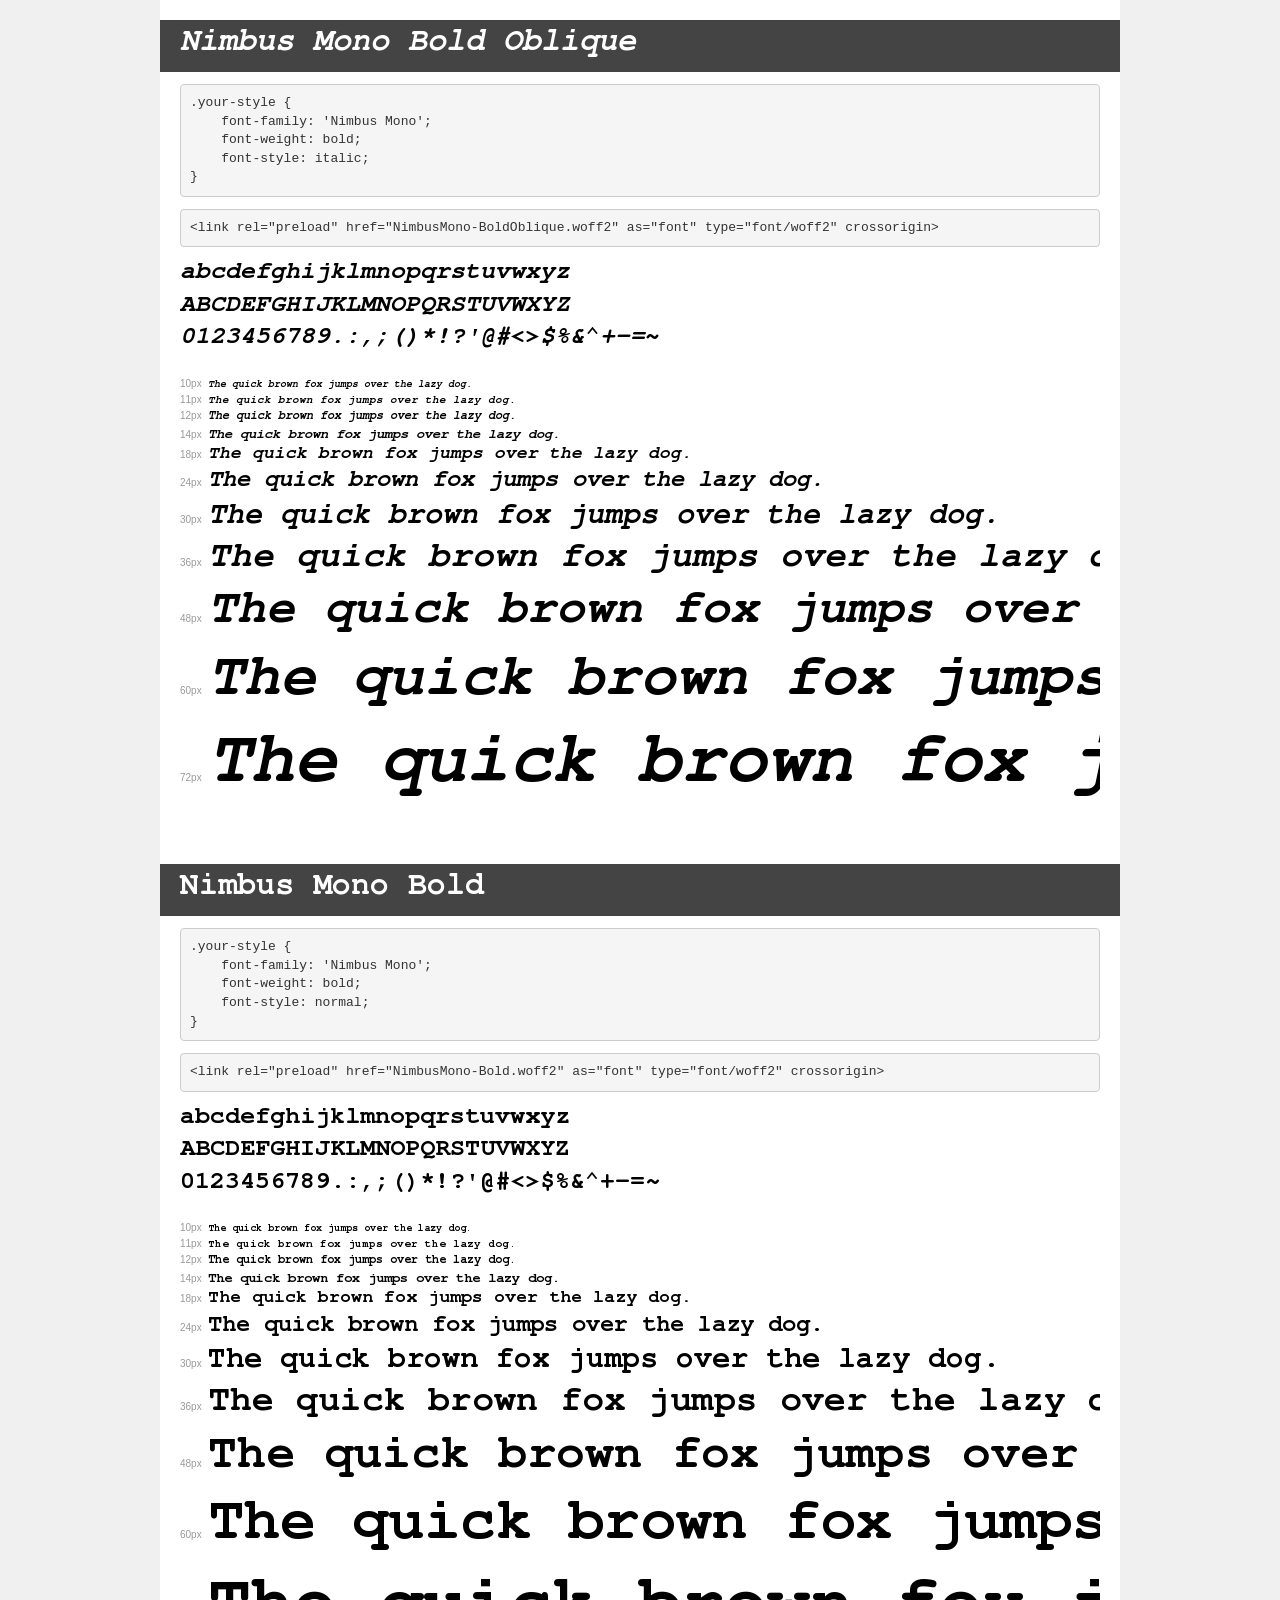
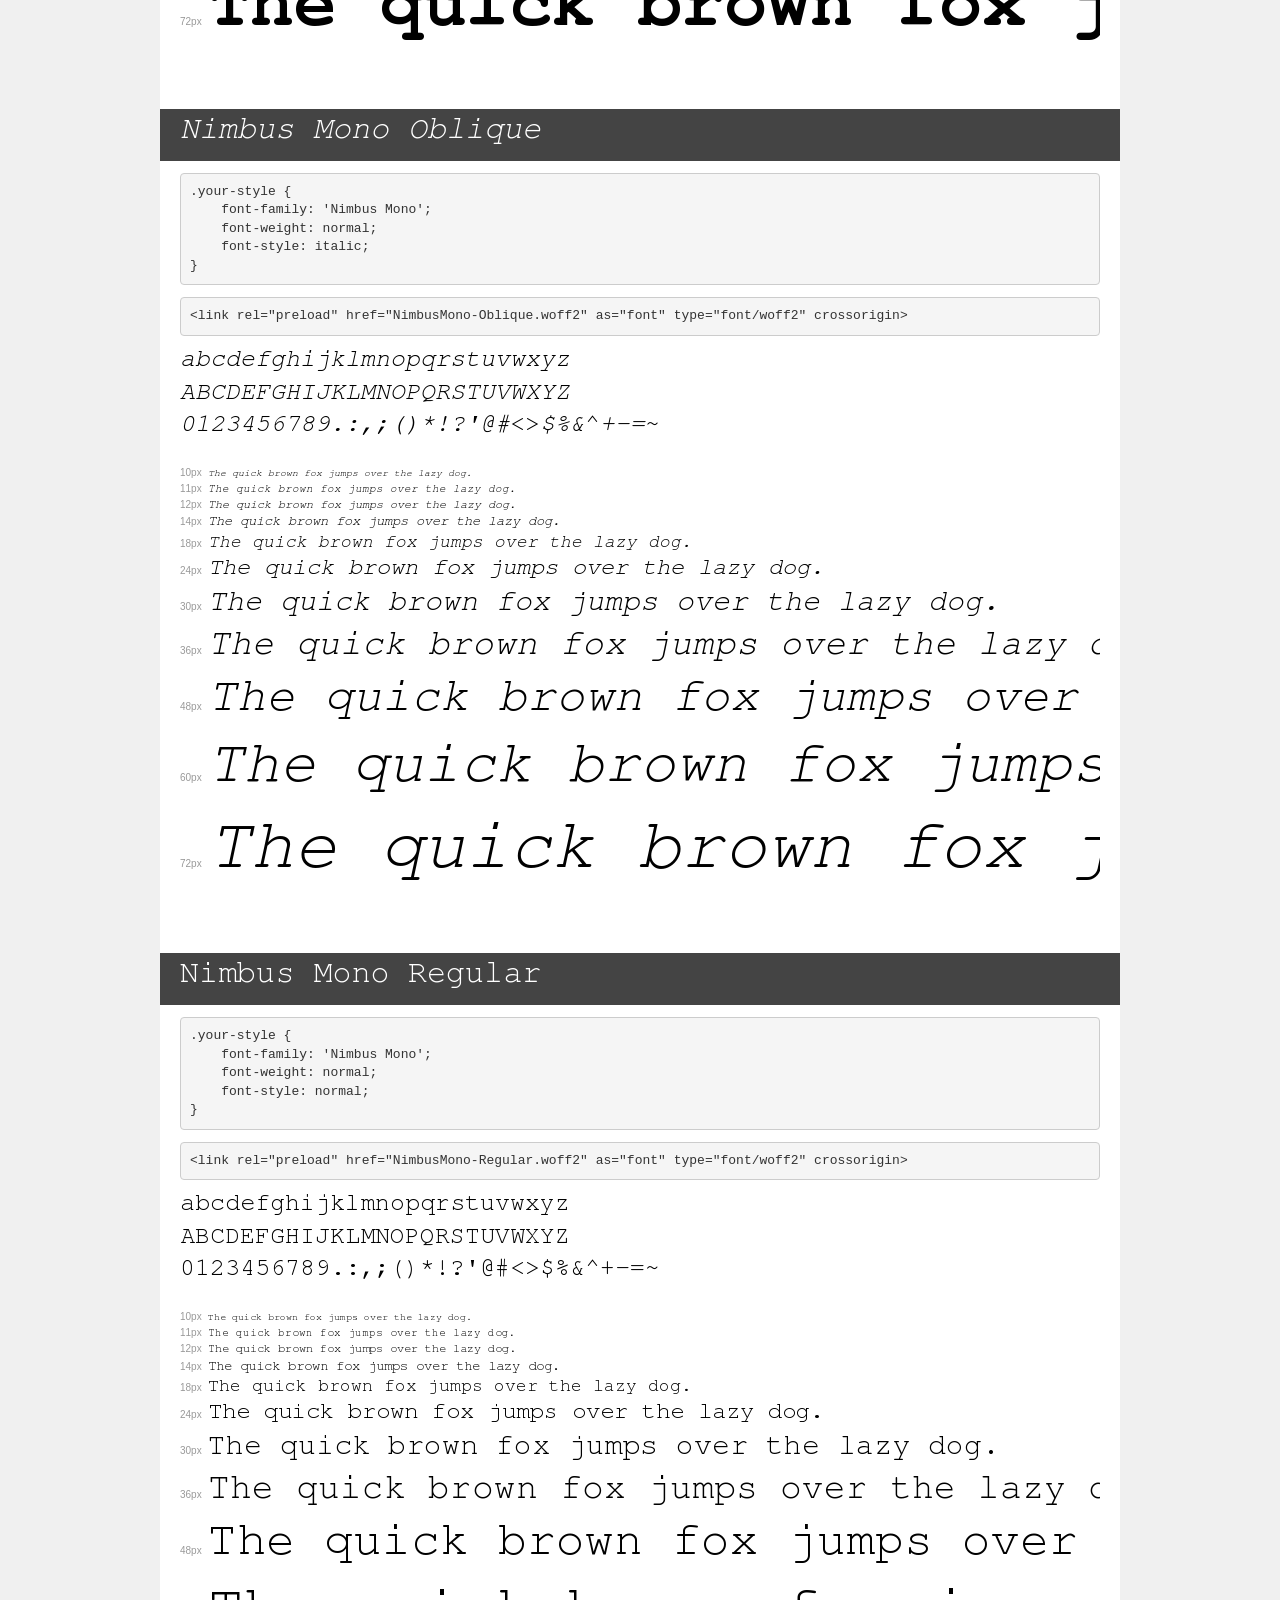
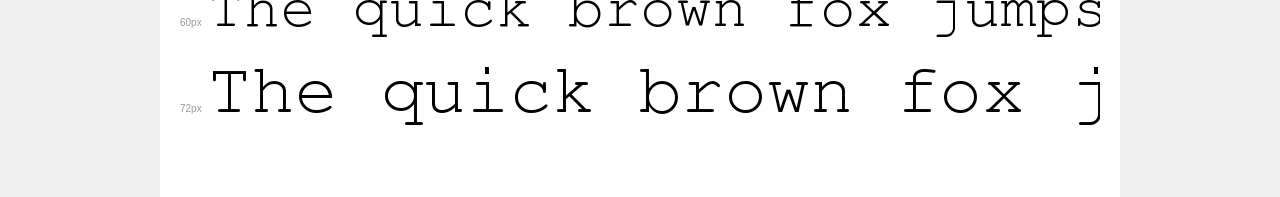
<file: assets/fonts/nimbusmono/demo.html>
<!DOCTYPE html>
<html lang="en">
<head>
    <meta charset="utf-8">
    <meta http-equiv="X-UA-Compatible" content="IE=edge">
    <meta name="viewport" content="width=device-width, initial-scale=1">
    <meta name="robots" content="noindex, noarchive">
    <meta name="format-detection" content="telephone=no">
    <title>Transfonter demo</title>
    <link href="stylesheet.css" rel="stylesheet">
    <style>
        /*
        http://meyerweb.com/eric/tools/css/reset/
        v2.0 | 20110126
        License: none (public domain)
        */
        html, body, div, span, applet, object, iframe,
        h1, h2, h3, h4, h5, h6, p, blockquote, pre,
        a, abbr, acronym, address, big, cite, code,
        del, dfn, em, img, ins, kbd, q, s, samp,
        small, strike, strong, sub, sup, tt, var,
        b, u, i, center,
        dl, dt, dd, ol, ul, li,
        fieldset, form, label, legend,
        table, caption, tbody, tfoot, thead, tr, th, td,
        article, aside, canvas, details, embed,
        figure, figcaption, footer, header, hgroup,
        menu, nav, output, ruby, section, summary,
        time, mark, audio, video {
            margin: 0;
            padding: 0;
            border: 0;
            font-size: 100%;
            font: inherit;
            vertical-align: baseline;
        }
        /* HTML5 display-role reset for older browsers */
        article, aside, details, figcaption, figure,
        footer, header, hgroup, menu, nav, section {
            display: block;
        }
        body {
            line-height: 1;
        }
        ol, ul {
            list-style: none;
        }
        blockquote, q {
            quotes: none;
        }
        blockquote:before, blockquote:after,
        q:before, q:after {
            content: '';
            content: none;
        }
        table {
            border-collapse: collapse;
            border-spacing: 0;
        }
        /* demo styles */
        body {
            background: #f0f0f0;
            color: #000;
        }
        .page {
            background: #fff;
            width: 920px;
            margin: 0 auto;
            padding: 20px 20px 0 20px;
            overflow: hidden;
        }
        .font-container {
            overflow-x: auto;
            overflow-y: hidden;
            margin-bottom: 40px;
            line-height: 1.3;
            white-space: nowrap;
            padding-bottom: 5px;
        }
        h1 {
            position: relative;
            background: #444;
            font-size: 32px;
            color: #fff;
            padding: 10px 20px;
            margin: 0 -20px 12px -20px;
        }
        .letters {
            font-size: 25px;
            margin-bottom: 20px;
        }
        .s10:before {
            content: '10px';
        }
        .s11:before {
            content: '11px';
        }
        .s12:before {
            content: '12px';
        }
        .s14:before {
            content: '14px';
        }
        .s18:before {
            content: '18px';
        }
        .s24:before {
            content: '24px';
        }
        .s30:before {
            content: '30px';
        }
        .s36:before {
            content: '36px';
        }
        .s48:before {
            content: '48px';
        }
        .s60:before {
            content: '60px';
        }
        .s72:before {
            content: '72px';
        }
        .s10:before, .s11:before, .s12:before, .s14:before,
        .s18:before, .s24:before, .s30:before, .s36:before,
        .s48:before, .s60:before, .s72:before {
            font-family: Arial, sans-serif;
            font-size: 10px;
            font-weight: normal;
            font-style: normal;
            color: #999;
            padding-right: 6px;
        }
        pre {
            display: block;
            padding: 9px;
            margin: 0 0 12px;
            font-family: Monaco, Menlo, Consolas, "Courier New", monospace;
            font-size: 13px;
            line-height: 1.428571429;
            color: #333;
            font-weight: normal;
            font-style: normal;
            background-color: #f5f5f5;
            border: 1px solid #ccc;
            overflow-x: auto;
            border-radius: 4px;
        }
        /* responsive */
        @media (max-width: 959px) {
            .page {
                width: auto;
                margin: 0;
            }
        }
    </style>
</head>
<body>
<div class="page">
    <div class="demo">
        <h1 style="font-family: 'Nimbus Mono'; font-weight: bold; font-style: italic;">Nimbus Mono Bold Oblique</h1>
        <pre title="Usage">.your-style {
    font-family: 'Nimbus Mono';
    font-weight: bold;
    font-style: italic;
}</pre>
        <pre title="Preload (optional)">
&lt;link rel=&quot;preload&quot; href=&quot;NimbusMono-BoldOblique.woff2&quot; as=&quot;font&quot; type=&quot;font/woff2&quot; crossorigin&gt;</pre>
        <div class="font-container" style="font-family: 'Nimbus Mono'; font-weight: bold; font-style: italic;">
            <p class="letters">
                abcdefghijklmnopqrstuvwxyz<br>
ABCDEFGHIJKLMNOPQRSTUVWXYZ<br>
                0123456789.:,;()*!?'@#&lt;&gt;$%&^+-=~
            </p>
            <p class="s10" style="font-size: 10px;">The quick brown fox jumps over the lazy dog.</p>
            <p class="s11" style="font-size: 11px;">The quick brown fox jumps over the lazy dog.</p>
            <p class="s12" style="font-size: 12px;">The quick brown fox jumps over the lazy dog.</p>
            <p class="s14" style="font-size: 14px;">The quick brown fox jumps over the lazy dog.</p>
            <p class="s18" style="font-size: 18px;">The quick brown fox jumps over the lazy dog.</p>
            <p class="s24" style="font-size: 24px;">The quick brown fox jumps over the lazy dog.</p>
            <p class="s30" style="font-size: 30px;">The quick brown fox jumps over the lazy dog.</p>
            <p class="s36" style="font-size: 36px;">The quick brown fox jumps over the lazy dog.</p>
            <p class="s48" style="font-size: 48px;">The quick brown fox jumps over the lazy dog.</p>
            <p class="s60" style="font-size: 60px;">The quick brown fox jumps over the lazy dog.</p>
            <p class="s72" style="font-size: 72px;">The quick brown fox jumps over the lazy dog.</p>
        </div>
    </div>

    <div class="demo">
        <h1 style="font-family: 'Nimbus Mono'; font-weight: bold; font-style: normal;">Nimbus Mono Bold</h1>
        <pre title="Usage">.your-style {
    font-family: 'Nimbus Mono';
    font-weight: bold;
    font-style: normal;
}</pre>
        <pre title="Preload (optional)">
&lt;link rel=&quot;preload&quot; href=&quot;NimbusMono-Bold.woff2&quot; as=&quot;font&quot; type=&quot;font/woff2&quot; crossorigin&gt;</pre>
        <div class="font-container" style="font-family: 'Nimbus Mono'; font-weight: bold; font-style: normal;">
            <p class="letters">
                abcdefghijklmnopqrstuvwxyz<br>
ABCDEFGHIJKLMNOPQRSTUVWXYZ<br>
                0123456789.:,;()*!?'@#&lt;&gt;$%&^+-=~
            </p>
            <p class="s10" style="font-size: 10px;">The quick brown fox jumps over the lazy dog.</p>
            <p class="s11" style="font-size: 11px;">The quick brown fox jumps over the lazy dog.</p>
            <p class="s12" style="font-size: 12px;">The quick brown fox jumps over the lazy dog.</p>
            <p class="s14" style="font-size: 14px;">The quick brown fox jumps over the lazy dog.</p>
            <p class="s18" style="font-size: 18px;">The quick brown fox jumps over the lazy dog.</p>
            <p class="s24" style="font-size: 24px;">The quick brown fox jumps over the lazy dog.</p>
            <p class="s30" style="font-size: 30px;">The quick brown fox jumps over the lazy dog.</p>
            <p class="s36" style="font-size: 36px;">The quick brown fox jumps over the lazy dog.</p>
            <p class="s48" style="font-size: 48px;">The quick brown fox jumps over the lazy dog.</p>
            <p class="s60" style="font-size: 60px;">The quick brown fox jumps over the lazy dog.</p>
            <p class="s72" style="font-size: 72px;">The quick brown fox jumps over the lazy dog.</p>
        </div>
    </div>

    <div class="demo">
        <h1 style="font-family: 'Nimbus Mono'; font-weight: normal; font-style: italic;">Nimbus Mono Oblique</h1>
        <pre title="Usage">.your-style {
    font-family: 'Nimbus Mono';
    font-weight: normal;
    font-style: italic;
}</pre>
        <pre title="Preload (optional)">
&lt;link rel=&quot;preload&quot; href=&quot;NimbusMono-Oblique.woff2&quot; as=&quot;font&quot; type=&quot;font/woff2&quot; crossorigin&gt;</pre>
        <div class="font-container" style="font-family: 'Nimbus Mono'; font-weight: normal; font-style: italic;">
            <p class="letters">
                abcdefghijklmnopqrstuvwxyz<br>
ABCDEFGHIJKLMNOPQRSTUVWXYZ<br>
                0123456789.:,;()*!?'@#&lt;&gt;$%&^+-=~
            </p>
            <p class="s10" style="font-size: 10px;">The quick brown fox jumps over the lazy dog.</p>
            <p class="s11" style="font-size: 11px;">The quick brown fox jumps over the lazy dog.</p>
            <p class="s12" style="font-size: 12px;">The quick brown fox jumps over the lazy dog.</p>
            <p class="s14" style="font-size: 14px;">The quick brown fox jumps over the lazy dog.</p>
            <p class="s18" style="font-size: 18px;">The quick brown fox jumps over the lazy dog.</p>
            <p class="s24" style="font-size: 24px;">The quick brown fox jumps over the lazy dog.</p>
            <p class="s30" style="font-size: 30px;">The quick brown fox jumps over the lazy dog.</p>
            <p class="s36" style="font-size: 36px;">The quick brown fox jumps over the lazy dog.</p>
            <p class="s48" style="font-size: 48px;">The quick brown fox jumps over the lazy dog.</p>
            <p class="s60" style="font-size: 60px;">The quick brown fox jumps over the lazy dog.</p>
            <p class="s72" style="font-size: 72px;">The quick brown fox jumps over the lazy dog.</p>
        </div>
    </div>

    <div class="demo">
        <h1 style="font-family: 'Nimbus Mono'; font-weight: normal; font-style: normal;">Nimbus Mono Regular</h1>
        <pre title="Usage">.your-style {
    font-family: 'Nimbus Mono';
    font-weight: normal;
    font-style: normal;
}</pre>
        <pre title="Preload (optional)">
&lt;link rel=&quot;preload&quot; href=&quot;NimbusMono-Regular.woff2&quot; as=&quot;font&quot; type=&quot;font/woff2&quot; crossorigin&gt;</pre>
        <div class="font-container" style="font-family: 'Nimbus Mono'; font-weight: normal; font-style: normal;">
            <p class="letters">
                abcdefghijklmnopqrstuvwxyz<br>
ABCDEFGHIJKLMNOPQRSTUVWXYZ<br>
                0123456789.:,;()*!?'@#&lt;&gt;$%&^+-=~
            </p>
            <p class="s10" style="font-size: 10px;">The quick brown fox jumps over the lazy dog.</p>
            <p class="s11" style="font-size: 11px;">The quick brown fox jumps over the lazy dog.</p>
            <p class="s12" style="font-size: 12px;">The quick brown fox jumps over the lazy dog.</p>
            <p class="s14" style="font-size: 14px;">The quick brown fox jumps over the lazy dog.</p>
            <p class="s18" style="font-size: 18px;">The quick brown fox jumps over the lazy dog.</p>
            <p class="s24" style="font-size: 24px;">The quick brown fox jumps over the lazy dog.</p>
            <p class="s30" style="font-size: 30px;">The quick brown fox jumps over the lazy dog.</p>
            <p class="s36" style="font-size: 36px;">The quick brown fox jumps over the lazy dog.</p>
            <p class="s48" style="font-size: 48px;">The quick brown fox jumps over the lazy dog.</p>
            <p class="s60" style="font-size: 60px;">The quick brown fox jumps over the lazy dog.</p>
            <p class="s72" style="font-size: 72px;">The quick brown fox jumps over the lazy dog.</p>
        </div>
    </div>

</div>
</body>
</html>
</file>
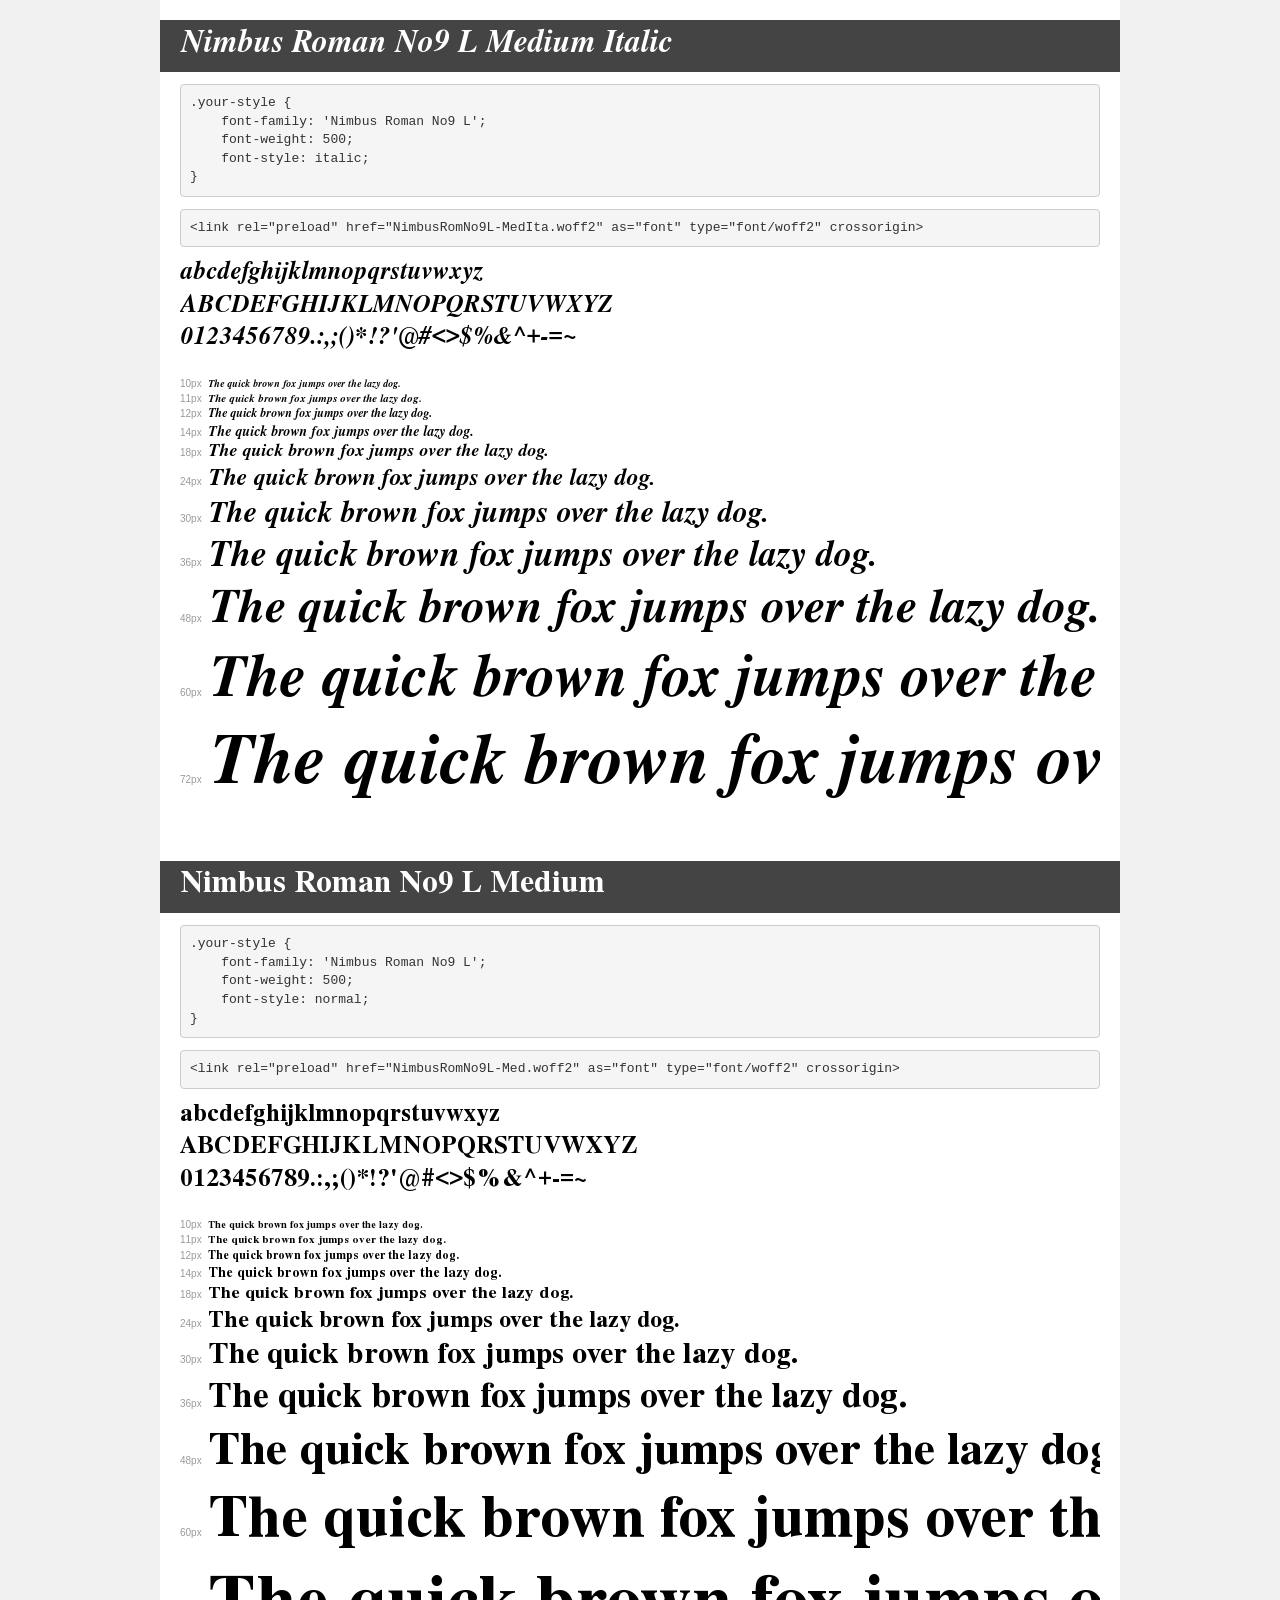
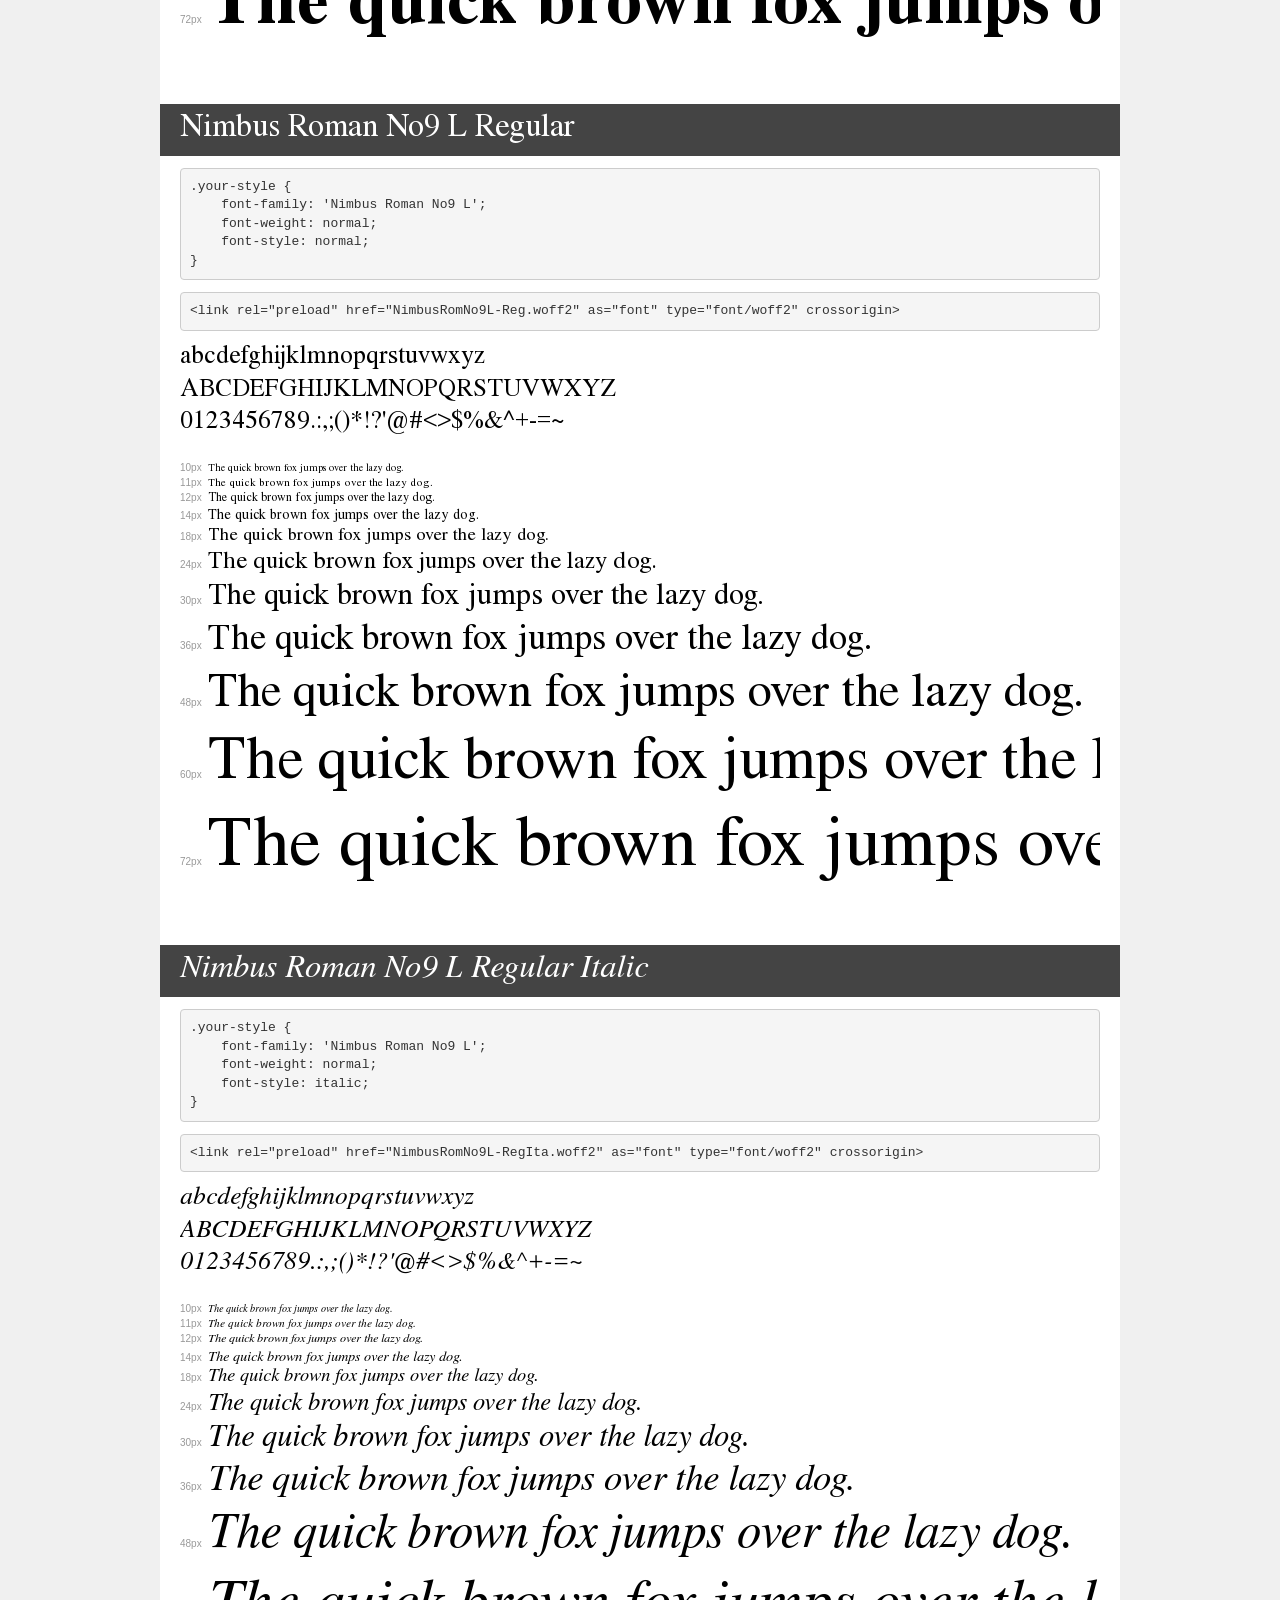
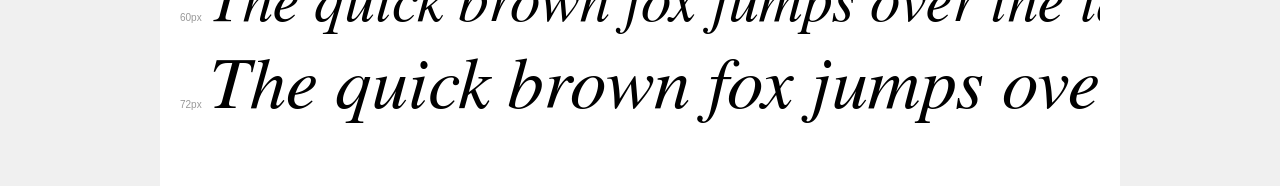
<file: assets/fonts/nimbusroman/demo.html>
<!DOCTYPE html>
<html lang="en">
<head>
    <meta charset="utf-8">
    <meta http-equiv="X-UA-Compatible" content="IE=edge">
    <meta name="viewport" content="width=device-width, initial-scale=1">
    <meta name="robots" content="noindex, noarchive">
    <meta name="format-detection" content="telephone=no">
    <title>Transfonter demo</title>
    <link href="stylesheet.css" rel="stylesheet">
    <style>
        /*
        http://meyerweb.com/eric/tools/css/reset/
        v2.0 | 20110126
        License: none (public domain)
        */
        html, body, div, span, applet, object, iframe,
        h1, h2, h3, h4, h5, h6, p, blockquote, pre,
        a, abbr, acronym, address, big, cite, code,
        del, dfn, em, img, ins, kbd, q, s, samp,
        small, strike, strong, sub, sup, tt, var,
        b, u, i, center,
        dl, dt, dd, ol, ul, li,
        fieldset, form, label, legend,
        table, caption, tbody, tfoot, thead, tr, th, td,
        article, aside, canvas, details, embed,
        figure, figcaption, footer, header, hgroup,
        menu, nav, output, ruby, section, summary,
        time, mark, audio, video {
            margin: 0;
            padding: 0;
            border: 0;
            font-size: 100%;
            font: inherit;
            vertical-align: baseline;
        }
        /* HTML5 display-role reset for older browsers */
        article, aside, details, figcaption, figure,
        footer, header, hgroup, menu, nav, section {
            display: block;
        }
        body {
            line-height: 1;
        }
        ol, ul {
            list-style: none;
        }
        blockquote, q {
            quotes: none;
        }
        blockquote:before, blockquote:after,
        q:before, q:after {
            content: '';
            content: none;
        }
        table {
            border-collapse: collapse;
            border-spacing: 0;
        }
        /* demo styles */
        body {
            background: #f0f0f0;
            color: #000;
        }
        .page {
            background: #fff;
            width: 920px;
            margin: 0 auto;
            padding: 20px 20px 0 20px;
            overflow: hidden;
        }
        .font-container {
            overflow-x: auto;
            overflow-y: hidden;
            margin-bottom: 40px;
            line-height: 1.3;
            white-space: nowrap;
            padding-bottom: 5px;
        }
        h1 {
            position: relative;
            background: #444;
            font-size: 32px;
            color: #fff;
            padding: 10px 20px;
            margin: 0 -20px 12px -20px;
        }
        .letters {
            font-size: 25px;
            margin-bottom: 20px;
        }
        .s10:before {
            content: '10px';
        }
        .s11:before {
            content: '11px';
        }
        .s12:before {
            content: '12px';
        }
        .s14:before {
            content: '14px';
        }
        .s18:before {
            content: '18px';
        }
        .s24:before {
            content: '24px';
        }
        .s30:before {
            content: '30px';
        }
        .s36:before {
            content: '36px';
        }
        .s48:before {
            content: '48px';
        }
        .s60:before {
            content: '60px';
        }
        .s72:before {
            content: '72px';
        }
        .s10:before, .s11:before, .s12:before, .s14:before,
        .s18:before, .s24:before, .s30:before, .s36:before,
        .s48:before, .s60:before, .s72:before {
            font-family: Arial, sans-serif;
            font-size: 10px;
            font-weight: normal;
            font-style: normal;
            color: #999;
            padding-right: 6px;
        }
        pre {
            display: block;
            padding: 9px;
            margin: 0 0 12px;
            font-family: Monaco, Menlo, Consolas, "Courier New", monospace;
            font-size: 13px;
            line-height: 1.428571429;
            color: #333;
            font-weight: normal;
            font-style: normal;
            background-color: #f5f5f5;
            border: 1px solid #ccc;
            overflow-x: auto;
            border-radius: 4px;
        }
        /* responsive */
        @media (max-width: 959px) {
            .page {
                width: auto;
                margin: 0;
            }
        }
    </style>
</head>
<body>
<div class="page">
    <div class="demo">
        <h1 style="font-family: 'Nimbus Roman No9 L'; font-weight: 500; font-style: italic;">Nimbus Roman No9 L Medium Italic</h1>
        <pre title="Usage">.your-style {
    font-family: 'Nimbus Roman No9 L';
    font-weight: 500;
    font-style: italic;
}</pre>
        <pre title="Preload (optional)">
&lt;link rel=&quot;preload&quot; href=&quot;NimbusRomNo9L-MedIta.woff2&quot; as=&quot;font&quot; type=&quot;font/woff2&quot; crossorigin&gt;</pre>
        <div class="font-container" style="font-family: 'Nimbus Roman No9 L'; font-weight: 500; font-style: italic;">
            <p class="letters">
                abcdefghijklmnopqrstuvwxyz<br>
ABCDEFGHIJKLMNOPQRSTUVWXYZ<br>
                0123456789.:,;()*!?'@#&lt;&gt;$%&^+-=~
            </p>
            <p class="s10" style="font-size: 10px;">The quick brown fox jumps over the lazy dog.</p>
            <p class="s11" style="font-size: 11px;">The quick brown fox jumps over the lazy dog.</p>
            <p class="s12" style="font-size: 12px;">The quick brown fox jumps over the lazy dog.</p>
            <p class="s14" style="font-size: 14px;">The quick brown fox jumps over the lazy dog.</p>
            <p class="s18" style="font-size: 18px;">The quick brown fox jumps over the lazy dog.</p>
            <p class="s24" style="font-size: 24px;">The quick brown fox jumps over the lazy dog.</p>
            <p class="s30" style="font-size: 30px;">The quick brown fox jumps over the lazy dog.</p>
            <p class="s36" style="font-size: 36px;">The quick brown fox jumps over the lazy dog.</p>
            <p class="s48" style="font-size: 48px;">The quick brown fox jumps over the lazy dog.</p>
            <p class="s60" style="font-size: 60px;">The quick brown fox jumps over the lazy dog.</p>
            <p class="s72" style="font-size: 72px;">The quick brown fox jumps over the lazy dog.</p>
        </div>
    </div>

    <div class="demo">
        <h1 style="font-family: 'Nimbus Roman No9 L'; font-weight: 500; font-style: normal;">Nimbus Roman No9 L Medium</h1>
        <pre title="Usage">.your-style {
    font-family: 'Nimbus Roman No9 L';
    font-weight: 500;
    font-style: normal;
}</pre>
        <pre title="Preload (optional)">
&lt;link rel=&quot;preload&quot; href=&quot;NimbusRomNo9L-Med.woff2&quot; as=&quot;font&quot; type=&quot;font/woff2&quot; crossorigin&gt;</pre>
        <div class="font-container" style="font-family: 'Nimbus Roman No9 L'; font-weight: 500; font-style: normal;">
            <p class="letters">
                abcdefghijklmnopqrstuvwxyz<br>
ABCDEFGHIJKLMNOPQRSTUVWXYZ<br>
                0123456789.:,;()*!?'@#&lt;&gt;$%&^+-=~
            </p>
            <p class="s10" style="font-size: 10px;">The quick brown fox jumps over the lazy dog.</p>
            <p class="s11" style="font-size: 11px;">The quick brown fox jumps over the lazy dog.</p>
            <p class="s12" style="font-size: 12px;">The quick brown fox jumps over the lazy dog.</p>
            <p class="s14" style="font-size: 14px;">The quick brown fox jumps over the lazy dog.</p>
            <p class="s18" style="font-size: 18px;">The quick brown fox jumps over the lazy dog.</p>
            <p class="s24" style="font-size: 24px;">The quick brown fox jumps over the lazy dog.</p>
            <p class="s30" style="font-size: 30px;">The quick brown fox jumps over the lazy dog.</p>
            <p class="s36" style="font-size: 36px;">The quick brown fox jumps over the lazy dog.</p>
            <p class="s48" style="font-size: 48px;">The quick brown fox jumps over the lazy dog.</p>
            <p class="s60" style="font-size: 60px;">The quick brown fox jumps over the lazy dog.</p>
            <p class="s72" style="font-size: 72px;">The quick brown fox jumps over the lazy dog.</p>
        </div>
    </div>

    <div class="demo">
        <h1 style="font-family: 'Nimbus Roman No9 L'; font-weight: normal; font-style: normal;">Nimbus Roman No9 L Regular</h1>
        <pre title="Usage">.your-style {
    font-family: 'Nimbus Roman No9 L';
    font-weight: normal;
    font-style: normal;
}</pre>
        <pre title="Preload (optional)">
&lt;link rel=&quot;preload&quot; href=&quot;NimbusRomNo9L-Reg.woff2&quot; as=&quot;font&quot; type=&quot;font/woff2&quot; crossorigin&gt;</pre>
        <div class="font-container" style="font-family: 'Nimbus Roman No9 L'; font-weight: normal; font-style: normal;">
            <p class="letters">
                abcdefghijklmnopqrstuvwxyz<br>
ABCDEFGHIJKLMNOPQRSTUVWXYZ<br>
                0123456789.:,;()*!?'@#&lt;&gt;$%&^+-=~
            </p>
            <p class="s10" style="font-size: 10px;">The quick brown fox jumps over the lazy dog.</p>
            <p class="s11" style="font-size: 11px;">The quick brown fox jumps over the lazy dog.</p>
            <p class="s12" style="font-size: 12px;">The quick brown fox jumps over the lazy dog.</p>
            <p class="s14" style="font-size: 14px;">The quick brown fox jumps over the lazy dog.</p>
            <p class="s18" style="font-size: 18px;">The quick brown fox jumps over the lazy dog.</p>
            <p class="s24" style="font-size: 24px;">The quick brown fox jumps over the lazy dog.</p>
            <p class="s30" style="font-size: 30px;">The quick brown fox jumps over the lazy dog.</p>
            <p class="s36" style="font-size: 36px;">The quick brown fox jumps over the lazy dog.</p>
            <p class="s48" style="font-size: 48px;">The quick brown fox jumps over the lazy dog.</p>
            <p class="s60" style="font-size: 60px;">The quick brown fox jumps over the lazy dog.</p>
            <p class="s72" style="font-size: 72px;">The quick brown fox jumps over the lazy dog.</p>
        </div>
    </div>

    <div class="demo">
        <h1 style="font-family: 'Nimbus Roman No9 L'; font-weight: normal; font-style: italic;">Nimbus Roman No9 L Regular Italic</h1>
        <pre title="Usage">.your-style {
    font-family: 'Nimbus Roman No9 L';
    font-weight: normal;
    font-style: italic;
}</pre>
        <pre title="Preload (optional)">
&lt;link rel=&quot;preload&quot; href=&quot;NimbusRomNo9L-RegIta.woff2&quot; as=&quot;font&quot; type=&quot;font/woff2&quot; crossorigin&gt;</pre>
        <div class="font-container" style="font-family: 'Nimbus Roman No9 L'; font-weight: normal; font-style: italic;">
            <p class="letters">
                abcdefghijklmnopqrstuvwxyz<br>
ABCDEFGHIJKLMNOPQRSTUVWXYZ<br>
                0123456789.:,;()*!?'@#&lt;&gt;$%&^+-=~
            </p>
            <p class="s10" style="font-size: 10px;">The quick brown fox jumps over the lazy dog.</p>
            <p class="s11" style="font-size: 11px;">The quick brown fox jumps over the lazy dog.</p>
            <p class="s12" style="font-size: 12px;">The quick brown fox jumps over the lazy dog.</p>
            <p class="s14" style="font-size: 14px;">The quick brown fox jumps over the lazy dog.</p>
            <p class="s18" style="font-size: 18px;">The quick brown fox jumps over the lazy dog.</p>
            <p class="s24" style="font-size: 24px;">The quick brown fox jumps over the lazy dog.</p>
            <p class="s30" style="font-size: 30px;">The quick brown fox jumps over the lazy dog.</p>
            <p class="s36" style="font-size: 36px;">The quick brown fox jumps over the lazy dog.</p>
            <p class="s48" style="font-size: 48px;">The quick brown fox jumps over the lazy dog.</p>
            <p class="s60" style="font-size: 60px;">The quick brown fox jumps over the lazy dog.</p>
            <p class="s72" style="font-size: 72px;">The quick brown fox jumps over the lazy dog.</p>
        </div>
    </div>

</div>
</body>
</html>
</file>
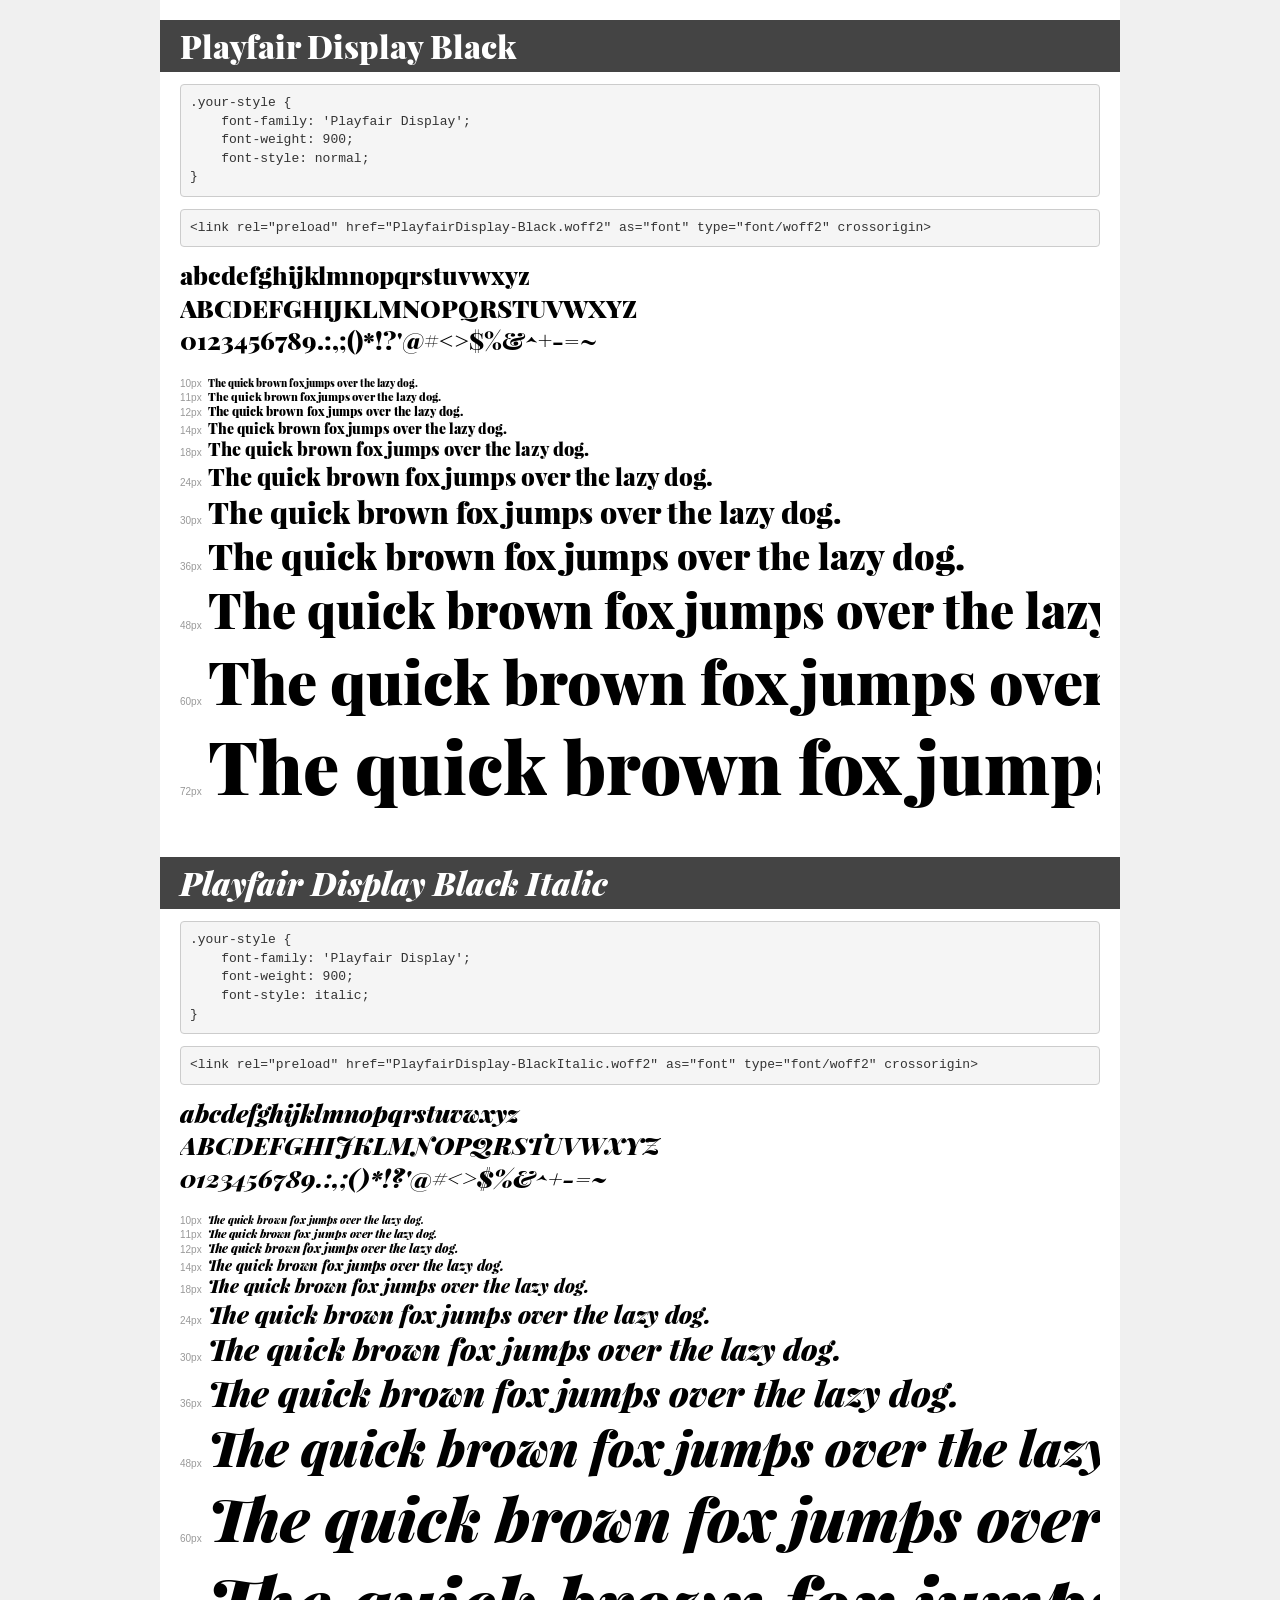
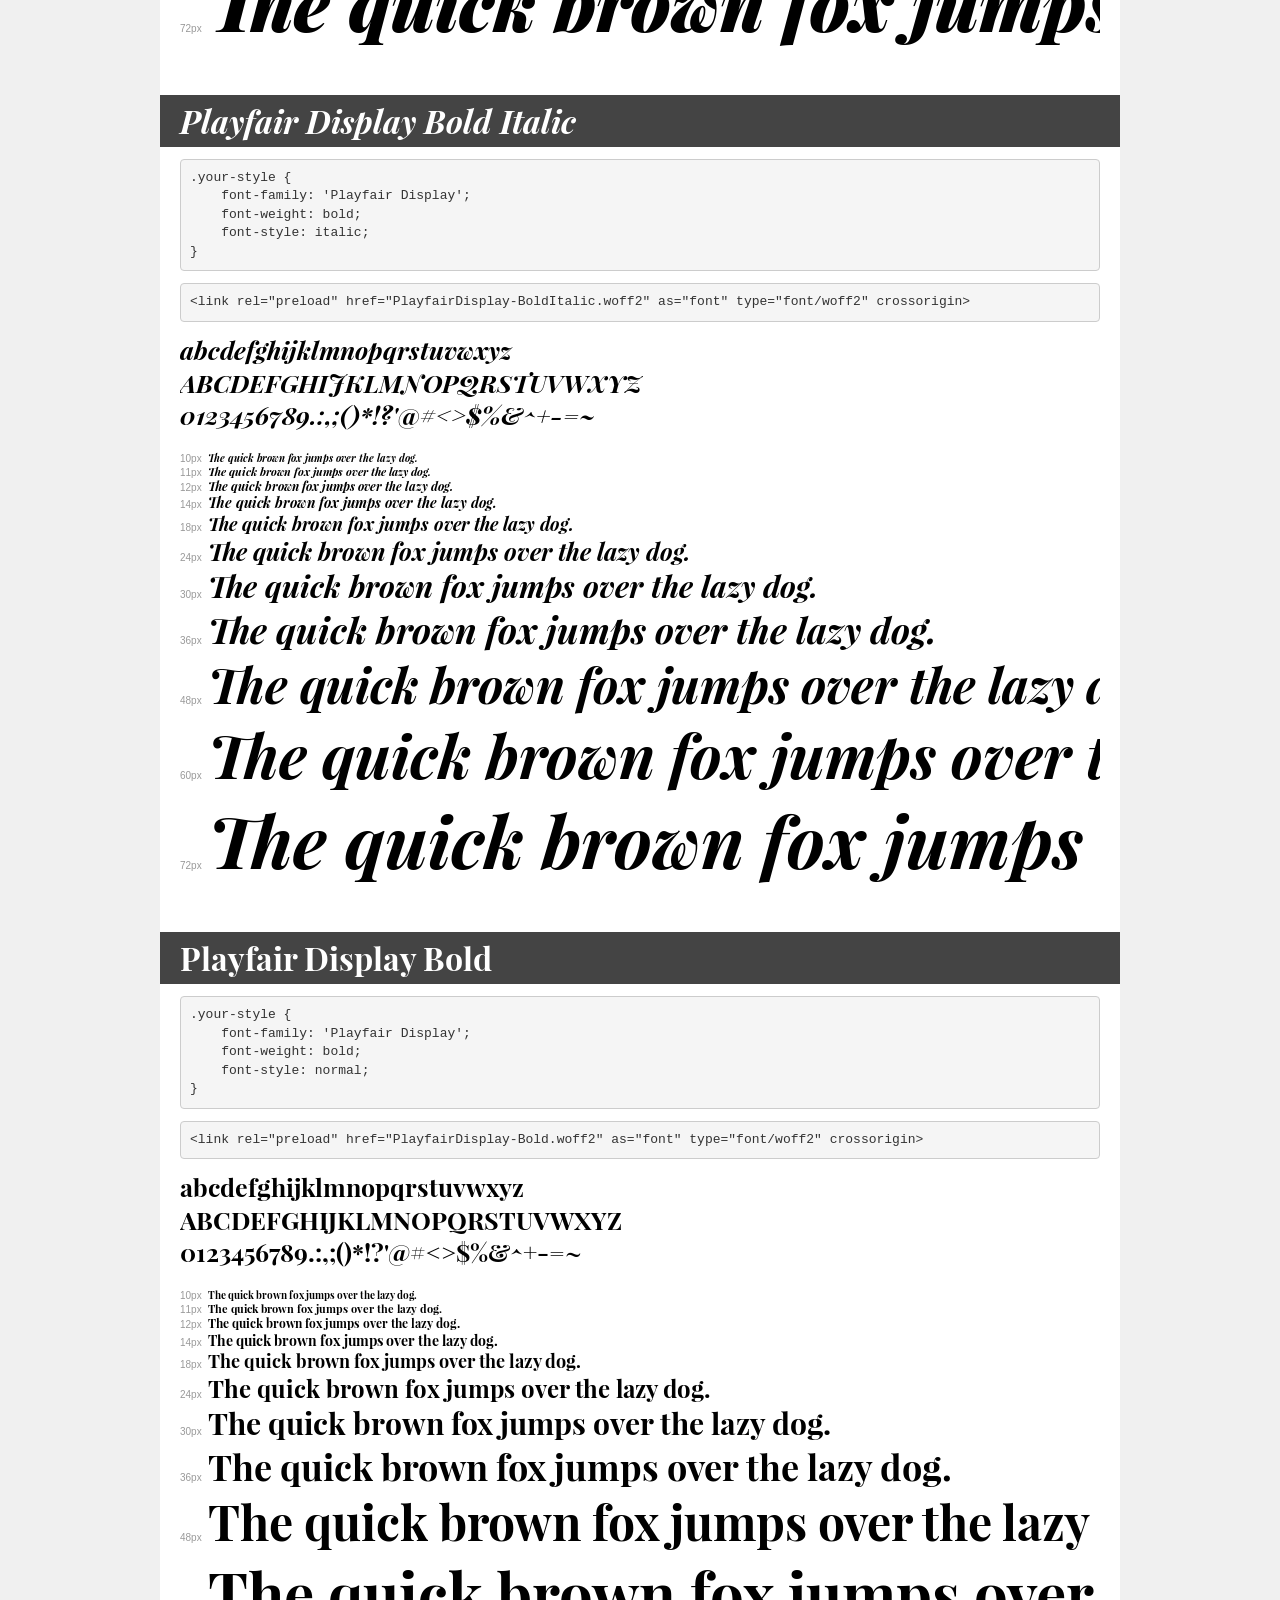
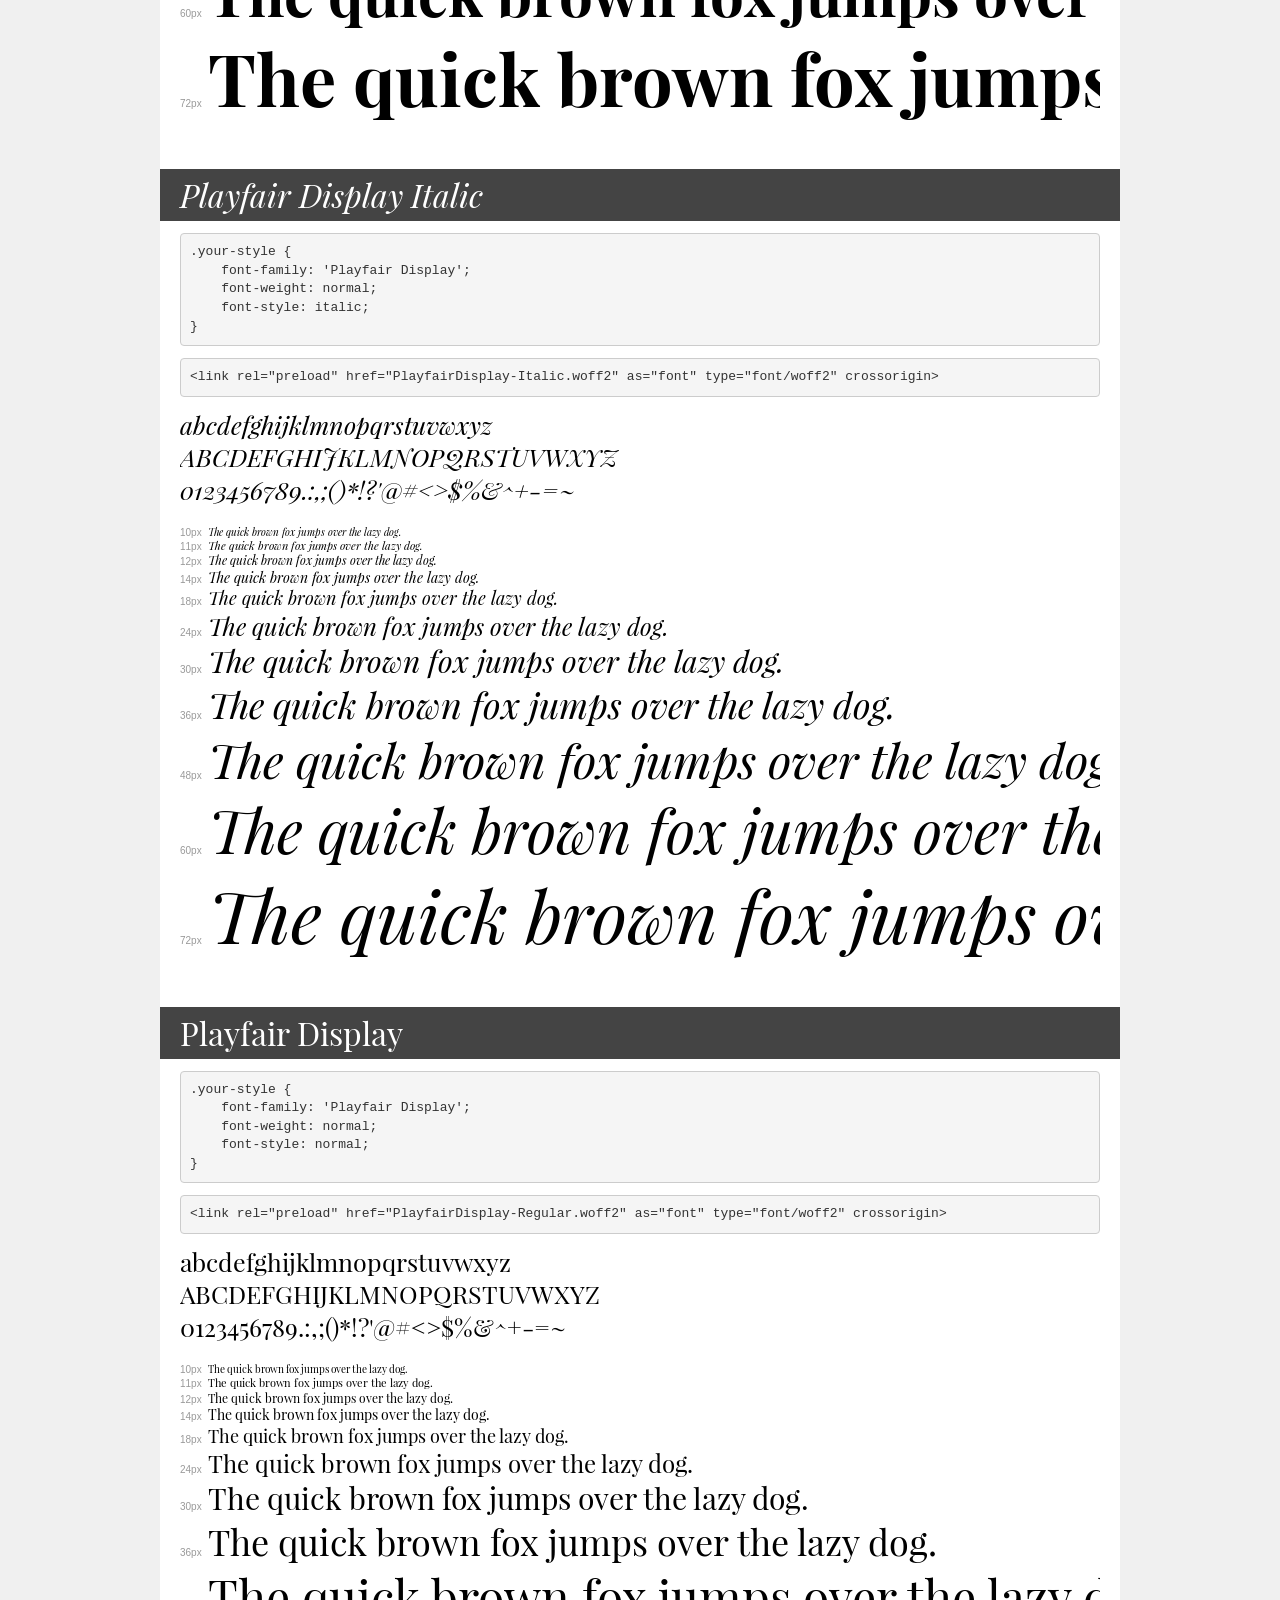
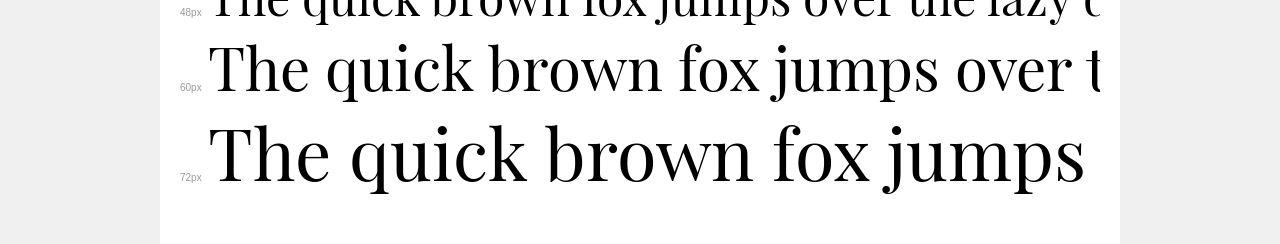
<file: assets/fonts/playfair/demo.html>
<!DOCTYPE html>
<html lang="en">
<head>
    <meta charset="utf-8">
    <meta http-equiv="X-UA-Compatible" content="IE=edge">
    <meta name="viewport" content="width=device-width, initial-scale=1">
    <meta name="robots" content="noindex, noarchive">
    <meta name="format-detection" content="telephone=no">
    <title>Transfonter demo</title>
    <link href="stylesheet.css" rel="stylesheet">
    <style>
        /*
        http://meyerweb.com/eric/tools/css/reset/
        v2.0 | 20110126
        License: none (public domain)
        */
        html, body, div, span, applet, object, iframe,
        h1, h2, h3, h4, h5, h6, p, blockquote, pre,
        a, abbr, acronym, address, big, cite, code,
        del, dfn, em, img, ins, kbd, q, s, samp,
        small, strike, strong, sub, sup, tt, var,
        b, u, i, center,
        dl, dt, dd, ol, ul, li,
        fieldset, form, label, legend,
        table, caption, tbody, tfoot, thead, tr, th, td,
        article, aside, canvas, details, embed,
        figure, figcaption, footer, header, hgroup,
        menu, nav, output, ruby, section, summary,
        time, mark, audio, video {
            margin: 0;
            padding: 0;
            border: 0;
            font-size: 100%;
            font: inherit;
            vertical-align: baseline;
        }
        /* HTML5 display-role reset for older browsers */
        article, aside, details, figcaption, figure,
        footer, header, hgroup, menu, nav, section {
            display: block;
        }
        body {
            line-height: 1;
        }
        ol, ul {
            list-style: none;
        }
        blockquote, q {
            quotes: none;
        }
        blockquote:before, blockquote:after,
        q:before, q:after {
            content: '';
            content: none;
        }
        table {
            border-collapse: collapse;
            border-spacing: 0;
        }
        /* demo styles */
        body {
            background: #f0f0f0;
            color: #000;
        }
        .page {
            background: #fff;
            width: 920px;
            margin: 0 auto;
            padding: 20px 20px 0 20px;
            overflow: hidden;
        }
        .font-container {
            overflow-x: auto;
            overflow-y: hidden;
            margin-bottom: 40px;
            line-height: 1.3;
            white-space: nowrap;
            padding-bottom: 5px;
        }
        h1 {
            position: relative;
            background: #444;
            font-size: 32px;
            color: #fff;
            padding: 10px 20px;
            margin: 0 -20px 12px -20px;
        }
        .letters {
            font-size: 25px;
            margin-bottom: 20px;
        }
        .s10:before {
            content: '10px';
        }
        .s11:before {
            content: '11px';
        }
        .s12:before {
            content: '12px';
        }
        .s14:before {
            content: '14px';
        }
        .s18:before {
            content: '18px';
        }
        .s24:before {
            content: '24px';
        }
        .s30:before {
            content: '30px';
        }
        .s36:before {
            content: '36px';
        }
        .s48:before {
            content: '48px';
        }
        .s60:before {
            content: '60px';
        }
        .s72:before {
            content: '72px';
        }
        .s10:before, .s11:before, .s12:before, .s14:before,
        .s18:before, .s24:before, .s30:before, .s36:before,
        .s48:before, .s60:before, .s72:before {
            font-family: Arial, sans-serif;
            font-size: 10px;
            font-weight: normal;
            font-style: normal;
            color: #999;
            padding-right: 6px;
        }
        pre {
            display: block;
            padding: 9px;
            margin: 0 0 12px;
            font-family: Monaco, Menlo, Consolas, "Courier New", monospace;
            font-size: 13px;
            line-height: 1.428571429;
            color: #333;
            font-weight: normal;
            font-style: normal;
            background-color: #f5f5f5;
            border: 1px solid #ccc;
            overflow-x: auto;
            border-radius: 4px;
        }
        /* responsive */
        @media (max-width: 959px) {
            .page {
                width: auto;
                margin: 0;
            }
        }
    </style>
</head>
<body>
<div class="page">
    <div class="demo">
        <h1 style="font-family: 'Playfair Display'; font-weight: 900; font-style: normal;">Playfair Display Black</h1>
        <pre title="Usage">.your-style {
    font-family: 'Playfair Display';
    font-weight: 900;
    font-style: normal;
}</pre>
        <pre title="Preload (optional)">
&lt;link rel=&quot;preload&quot; href=&quot;PlayfairDisplay-Black.woff2&quot; as=&quot;font&quot; type=&quot;font/woff2&quot; crossorigin&gt;</pre>
        <div class="font-container" style="font-family: 'Playfair Display'; font-weight: 900; font-style: normal;">
            <p class="letters">
                abcdefghijklmnopqrstuvwxyz<br>
ABCDEFGHIJKLMNOPQRSTUVWXYZ<br>
                0123456789.:,;()*!?'@#&lt;&gt;$%&^+-=~
            </p>
            <p class="s10" style="font-size: 10px;">The quick brown fox jumps over the lazy dog.</p>
            <p class="s11" style="font-size: 11px;">The quick brown fox jumps over the lazy dog.</p>
            <p class="s12" style="font-size: 12px;">The quick brown fox jumps over the lazy dog.</p>
            <p class="s14" style="font-size: 14px;">The quick brown fox jumps over the lazy dog.</p>
            <p class="s18" style="font-size: 18px;">The quick brown fox jumps over the lazy dog.</p>
            <p class="s24" style="font-size: 24px;">The quick brown fox jumps over the lazy dog.</p>
            <p class="s30" style="font-size: 30px;">The quick brown fox jumps over the lazy dog.</p>
            <p class="s36" style="font-size: 36px;">The quick brown fox jumps over the lazy dog.</p>
            <p class="s48" style="font-size: 48px;">The quick brown fox jumps over the lazy dog.</p>
            <p class="s60" style="font-size: 60px;">The quick brown fox jumps over the lazy dog.</p>
            <p class="s72" style="font-size: 72px;">The quick brown fox jumps over the lazy dog.</p>
        </div>
    </div>

    <div class="demo">
        <h1 style="font-family: 'Playfair Display'; font-weight: 900; font-style: italic;">Playfair Display Black Italic</h1>
        <pre title="Usage">.your-style {
    font-family: 'Playfair Display';
    font-weight: 900;
    font-style: italic;
}</pre>
        <pre title="Preload (optional)">
&lt;link rel=&quot;preload&quot; href=&quot;PlayfairDisplay-BlackItalic.woff2&quot; as=&quot;font&quot; type=&quot;font/woff2&quot; crossorigin&gt;</pre>
        <div class="font-container" style="font-family: 'Playfair Display'; font-weight: 900; font-style: italic;">
            <p class="letters">
                abcdefghijklmnopqrstuvwxyz<br>
ABCDEFGHIJKLMNOPQRSTUVWXYZ<br>
                0123456789.:,;()*!?'@#&lt;&gt;$%&^+-=~
            </p>
            <p class="s10" style="font-size: 10px;">The quick brown fox jumps over the lazy dog.</p>
            <p class="s11" style="font-size: 11px;">The quick brown fox jumps over the lazy dog.</p>
            <p class="s12" style="font-size: 12px;">The quick brown fox jumps over the lazy dog.</p>
            <p class="s14" style="font-size: 14px;">The quick brown fox jumps over the lazy dog.</p>
            <p class="s18" style="font-size: 18px;">The quick brown fox jumps over the lazy dog.</p>
            <p class="s24" style="font-size: 24px;">The quick brown fox jumps over the lazy dog.</p>
            <p class="s30" style="font-size: 30px;">The quick brown fox jumps over the lazy dog.</p>
            <p class="s36" style="font-size: 36px;">The quick brown fox jumps over the lazy dog.</p>
            <p class="s48" style="font-size: 48px;">The quick brown fox jumps over the lazy dog.</p>
            <p class="s60" style="font-size: 60px;">The quick brown fox jumps over the lazy dog.</p>
            <p class="s72" style="font-size: 72px;">The quick brown fox jumps over the lazy dog.</p>
        </div>
    </div>

    <div class="demo">
        <h1 style="font-family: 'Playfair Display'; font-weight: bold; font-style: italic;">Playfair Display Bold Italic</h1>
        <pre title="Usage">.your-style {
    font-family: 'Playfair Display';
    font-weight: bold;
    font-style: italic;
}</pre>
        <pre title="Preload (optional)">
&lt;link rel=&quot;preload&quot; href=&quot;PlayfairDisplay-BoldItalic.woff2&quot; as=&quot;font&quot; type=&quot;font/woff2&quot; crossorigin&gt;</pre>
        <div class="font-container" style="font-family: 'Playfair Display'; font-weight: bold; font-style: italic;">
            <p class="letters">
                abcdefghijklmnopqrstuvwxyz<br>
ABCDEFGHIJKLMNOPQRSTUVWXYZ<br>
                0123456789.:,;()*!?'@#&lt;&gt;$%&^+-=~
            </p>
            <p class="s10" style="font-size: 10px;">The quick brown fox jumps over the lazy dog.</p>
            <p class="s11" style="font-size: 11px;">The quick brown fox jumps over the lazy dog.</p>
            <p class="s12" style="font-size: 12px;">The quick brown fox jumps over the lazy dog.</p>
            <p class="s14" style="font-size: 14px;">The quick brown fox jumps over the lazy dog.</p>
            <p class="s18" style="font-size: 18px;">The quick brown fox jumps over the lazy dog.</p>
            <p class="s24" style="font-size: 24px;">The quick brown fox jumps over the lazy dog.</p>
            <p class="s30" style="font-size: 30px;">The quick brown fox jumps over the lazy dog.</p>
            <p class="s36" style="font-size: 36px;">The quick brown fox jumps over the lazy dog.</p>
            <p class="s48" style="font-size: 48px;">The quick brown fox jumps over the lazy dog.</p>
            <p class="s60" style="font-size: 60px;">The quick brown fox jumps over the lazy dog.</p>
            <p class="s72" style="font-size: 72px;">The quick brown fox jumps over the lazy dog.</p>
        </div>
    </div>

    <div class="demo">
        <h1 style="font-family: 'Playfair Display'; font-weight: bold; font-style: normal;">Playfair Display Bold</h1>
        <pre title="Usage">.your-style {
    font-family: 'Playfair Display';
    font-weight: bold;
    font-style: normal;
}</pre>
        <pre title="Preload (optional)">
&lt;link rel=&quot;preload&quot; href=&quot;PlayfairDisplay-Bold.woff2&quot; as=&quot;font&quot; type=&quot;font/woff2&quot; crossorigin&gt;</pre>
        <div class="font-container" style="font-family: 'Playfair Display'; font-weight: bold; font-style: normal;">
            <p class="letters">
                abcdefghijklmnopqrstuvwxyz<br>
ABCDEFGHIJKLMNOPQRSTUVWXYZ<br>
                0123456789.:,;()*!?'@#&lt;&gt;$%&^+-=~
            </p>
            <p class="s10" style="font-size: 10px;">The quick brown fox jumps over the lazy dog.</p>
            <p class="s11" style="font-size: 11px;">The quick brown fox jumps over the lazy dog.</p>
            <p class="s12" style="font-size: 12px;">The quick brown fox jumps over the lazy dog.</p>
            <p class="s14" style="font-size: 14px;">The quick brown fox jumps over the lazy dog.</p>
            <p class="s18" style="font-size: 18px;">The quick brown fox jumps over the lazy dog.</p>
            <p class="s24" style="font-size: 24px;">The quick brown fox jumps over the lazy dog.</p>
            <p class="s30" style="font-size: 30px;">The quick brown fox jumps over the lazy dog.</p>
            <p class="s36" style="font-size: 36px;">The quick brown fox jumps over the lazy dog.</p>
            <p class="s48" style="font-size: 48px;">The quick brown fox jumps over the lazy dog.</p>
            <p class="s60" style="font-size: 60px;">The quick brown fox jumps over the lazy dog.</p>
            <p class="s72" style="font-size: 72px;">The quick brown fox jumps over the lazy dog.</p>
        </div>
    </div>

    <div class="demo">
        <h1 style="font-family: 'Playfair Display'; font-weight: normal; font-style: italic;">Playfair Display Italic</h1>
        <pre title="Usage">.your-style {
    font-family: 'Playfair Display';
    font-weight: normal;
    font-style: italic;
}</pre>
        <pre title="Preload (optional)">
&lt;link rel=&quot;preload&quot; href=&quot;PlayfairDisplay-Italic.woff2&quot; as=&quot;font&quot; type=&quot;font/woff2&quot; crossorigin&gt;</pre>
        <div class="font-container" style="font-family: 'Playfair Display'; font-weight: normal; font-style: italic;">
            <p class="letters">
                abcdefghijklmnopqrstuvwxyz<br>
ABCDEFGHIJKLMNOPQRSTUVWXYZ<br>
                0123456789.:,;()*!?'@#&lt;&gt;$%&^+-=~
            </p>
            <p class="s10" style="font-size: 10px;">The quick brown fox jumps over the lazy dog.</p>
            <p class="s11" style="font-size: 11px;">The quick brown fox jumps over the lazy dog.</p>
            <p class="s12" style="font-size: 12px;">The quick brown fox jumps over the lazy dog.</p>
            <p class="s14" style="font-size: 14px;">The quick brown fox jumps over the lazy dog.</p>
            <p class="s18" style="font-size: 18px;">The quick brown fox jumps over the lazy dog.</p>
            <p class="s24" style="font-size: 24px;">The quick brown fox jumps over the lazy dog.</p>
            <p class="s30" style="font-size: 30px;">The quick brown fox jumps over the lazy dog.</p>
            <p class="s36" style="font-size: 36px;">The quick brown fox jumps over the lazy dog.</p>
            <p class="s48" style="font-size: 48px;">The quick brown fox jumps over the lazy dog.</p>
            <p class="s60" style="font-size: 60px;">The quick brown fox jumps over the lazy dog.</p>
            <p class="s72" style="font-size: 72px;">The quick brown fox jumps over the lazy dog.</p>
        </div>
    </div>

    <div class="demo">
        <h1 style="font-family: 'Playfair Display'; font-weight: normal; font-style: normal;">Playfair Display</h1>
        <pre title="Usage">.your-style {
    font-family: 'Playfair Display';
    font-weight: normal;
    font-style: normal;
}</pre>
        <pre title="Preload (optional)">
&lt;link rel=&quot;preload&quot; href=&quot;PlayfairDisplay-Regular.woff2&quot; as=&quot;font&quot; type=&quot;font/woff2&quot; crossorigin&gt;</pre>
        <div class="font-container" style="font-family: 'Playfair Display'; font-weight: normal; font-style: normal;">
            <p class="letters">
                abcdefghijklmnopqrstuvwxyz<br>
ABCDEFGHIJKLMNOPQRSTUVWXYZ<br>
                0123456789.:,;()*!?'@#&lt;&gt;$%&^+-=~
            </p>
            <p class="s10" style="font-size: 10px;">The quick brown fox jumps over the lazy dog.</p>
            <p class="s11" style="font-size: 11px;">The quick brown fox jumps over the lazy dog.</p>
            <p class="s12" style="font-size: 12px;">The quick brown fox jumps over the lazy dog.</p>
            <p class="s14" style="font-size: 14px;">The quick brown fox jumps over the lazy dog.</p>
            <p class="s18" style="font-size: 18px;">The quick brown fox jumps over the lazy dog.</p>
            <p class="s24" style="font-size: 24px;">The quick brown fox jumps over the lazy dog.</p>
            <p class="s30" style="font-size: 30px;">The quick brown fox jumps over the lazy dog.</p>
            <p class="s36" style="font-size: 36px;">The quick brown fox jumps over the lazy dog.</p>
            <p class="s48" style="font-size: 48px;">The quick brown fox jumps over the lazy dog.</p>
            <p class="s60" style="font-size: 60px;">The quick brown fox jumps over the lazy dog.</p>
            <p class="s72" style="font-size: 72px;">The quick brown fox jumps over the lazy dog.</p>
        </div>
    </div>

</div>
</body>
</html>
</file>
<file: assets/fonts/comorant/stylesheet.css>
@font-face {
    font-family: 'Cormorant';
    src: url('Cormorant-BoldItalic.woff2') format('woff2');
    font-weight: bold;
    font-style: italic;
    font-display: swap;
}

@font-face {
    font-family: 'Cormorant';
    src: url('Cormorant-Bold.woff2') format('woff2');
    font-weight: bold;
    font-style: normal;
    font-display: swap;
}

@font-face {
    font-family: 'Cormorant';
    src: url('Cormorant-Italic.woff2') format('woff2');
    font-weight: normal;
    font-style: italic;
    font-display: swap;
}

@font-face {
    font-family: 'Cormorant';
    src: url('Cormorant-Light.woff2') format('woff2');
    font-weight: 300;
    font-style: normal;
    font-display: swap;
}

@font-face {
    font-family: 'Cormorant';
    src: url('Cormorant-LightItalic.woff2') format('woff2');
    font-weight: 300;
    font-style: italic;
    font-display: swap;
}

@font-face {
    font-family: 'Cormorant';
    src: url('Cormorant-Medium.woff2') format('woff2');
    font-weight: 500;
    font-style: normal;
    font-display: swap;
}

@font-face {
    font-family: 'Cormorant';
    src: url('Cormorant-MediumItalic.woff2') format('woff2');
    font-weight: 500;
    font-style: italic;
    font-display: swap;
}

@font-face {
    font-family: 'Cormorant';
    src: url('Cormorant-Regular.woff2') format('woff2');
    font-weight: normal;
    font-style: normal;
    font-display: swap;
}

@font-face {
    font-family: 'Cormorant';
    src: url('Cormorant-SemiBold.woff2') format('woff2');
    font-weight: 600;
    font-style: normal;
    font-display: swap;
}

@font-face {
    font-family: 'Cormorant';
    src: url('Cormorant-SemiBoldItalic.woff2') format('woff2');
    font-weight: 600;
    font-style: italic;
    font-display: swap;
}
</file>
<file: assets/fonts/fantasque/stylesheet.css>
@font-face {
    font-family: 'Fantasque Sans Mono';
    src: url('FantasqueSansMono-BoldItalic.woff2') format('woff2');
    font-weight: bold;
    font-style: italic;
    font-display: swap;
}

@font-face {
    font-family: 'Fantasque Sans Mono';
    src: url('FantasqueSansMono-Bold.woff2') format('woff2');
    font-weight: bold;
    font-style: normal;
    font-display: swap;
}

@font-face {
    font-family: 'Fantasque Sans Mono';
    src: url('FantasqueSansMono-Italic.woff2') format('woff2');
    font-weight: normal;
    font-style: italic;
    font-display: swap;
}

@font-face {
    font-family: 'Fantasque Sans Mono';
    src: url('FantasqueSansMono-Regular.woff2') format('woff2');
    font-weight: normal;
    font-style: normal;
    font-display: swap;
}
</file>
<file: assets/fonts/nimbusmono/stylesheet.css>
@font-face {
    font-family: 'Nimbus Mono';
    src: url('NimbusMono-BoldOblique.woff2') format('woff2');
    font-weight: bold;
    font-style: italic;
    font-display: swap;
}

@font-face {
    font-family: 'Nimbus Mono';
    src: url('NimbusMono-Bold.woff2') format('woff2');
    font-weight: bold;
    font-style: normal;
    font-display: swap;
}

@font-face {
    font-family: 'Nimbus Mono';
    src: url('NimbusMono-Oblique.woff2') format('woff2');
    font-weight: normal;
    font-style: italic;
    font-display: swap;
}

@font-face {
    font-family: 'Nimbus Mono';
    src: url('NimbusMono-Regular.woff2') format('woff2');
    font-weight: normal;
    font-style: normal;
    font-display: swap;
}
</file>
<file: assets/fonts/nimbusroman/stylesheet.css>
@font-face {
    font-family: 'Nimbus Roman No9 L';
    src: url('NimbusRomNo9L-MedIta.woff2') format('woff2');
    font-weight: 500;
    font-style: italic;
    font-display: swap;
}

@font-face {
    font-family: 'Nimbus Roman No9 L';
    src: url('NimbusRomNo9L-Med.woff2') format('woff2');
    font-weight: 500;
    font-style: normal;
    font-display: swap;
}

@font-face {
    font-family: 'Nimbus Roman No9 L';
    src: url('NimbusRomNo9L-Reg.woff2') format('woff2');
    font-weight: normal;
    font-style: normal;
    font-display: swap;
}

@font-face {
    font-family: 'Nimbus Roman No9 L';
    src: url('NimbusRomNo9L-RegIta.woff2') format('woff2');
    font-weight: normal;
    font-style: italic;
    font-display: swap;
}
</file>
<file: assets/fonts/playfair/stylesheet.css>
@font-face {
    font-family: 'Playfair Display';
    src: url('PlayfairDisplay-Black.woff2') format('woff2');
    font-weight: 900;
    font-style: normal;
    font-display: swap;
}

@font-face {
    font-family: 'Playfair Display';
    src: url('PlayfairDisplay-BlackItalic.woff2') format('woff2');
    font-weight: 900;
    font-style: italic;
    font-display: swap;
}

@font-face {
    font-family: 'Playfair Display';
    src: url('PlayfairDisplay-BoldItalic.woff2') format('woff2');
    font-weight: bold;
    font-style: italic;
    font-display: swap;
}

@font-face {
    font-family: 'Playfair Display';
    src: url('PlayfairDisplay-Bold.woff2') format('woff2');
    font-weight: bold;
    font-style: normal;
    font-display: swap;
}

@font-face {
    font-family: 'Playfair Display';
    src: url('PlayfairDisplay-Italic.woff2') format('woff2');
    font-weight: normal;
    font-style: italic;
    font-display: swap;
}

@font-face {
    font-family: 'Playfair Display';
    src: url('PlayfairDisplay-Regular.woff2') format('woff2');
    font-weight: normal;
    font-style: normal;
    font-display: swap;
}
</file>
